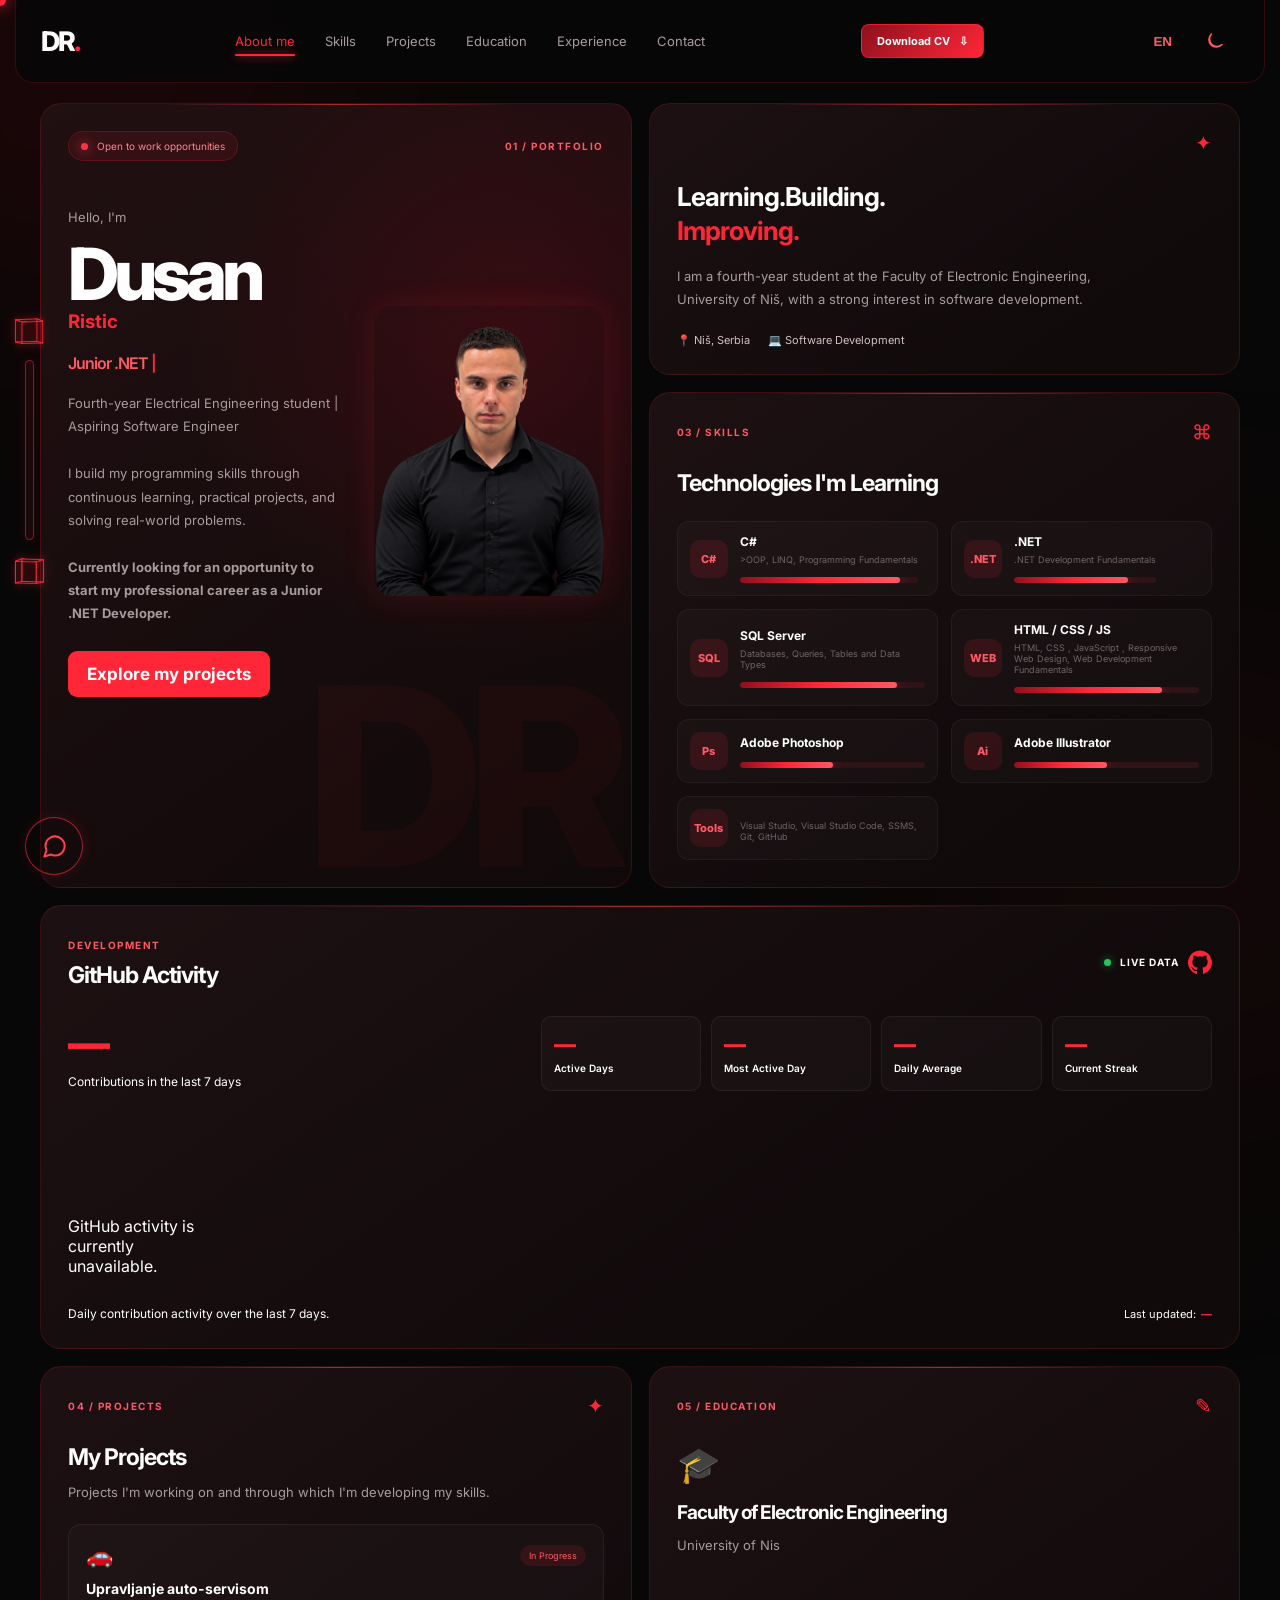
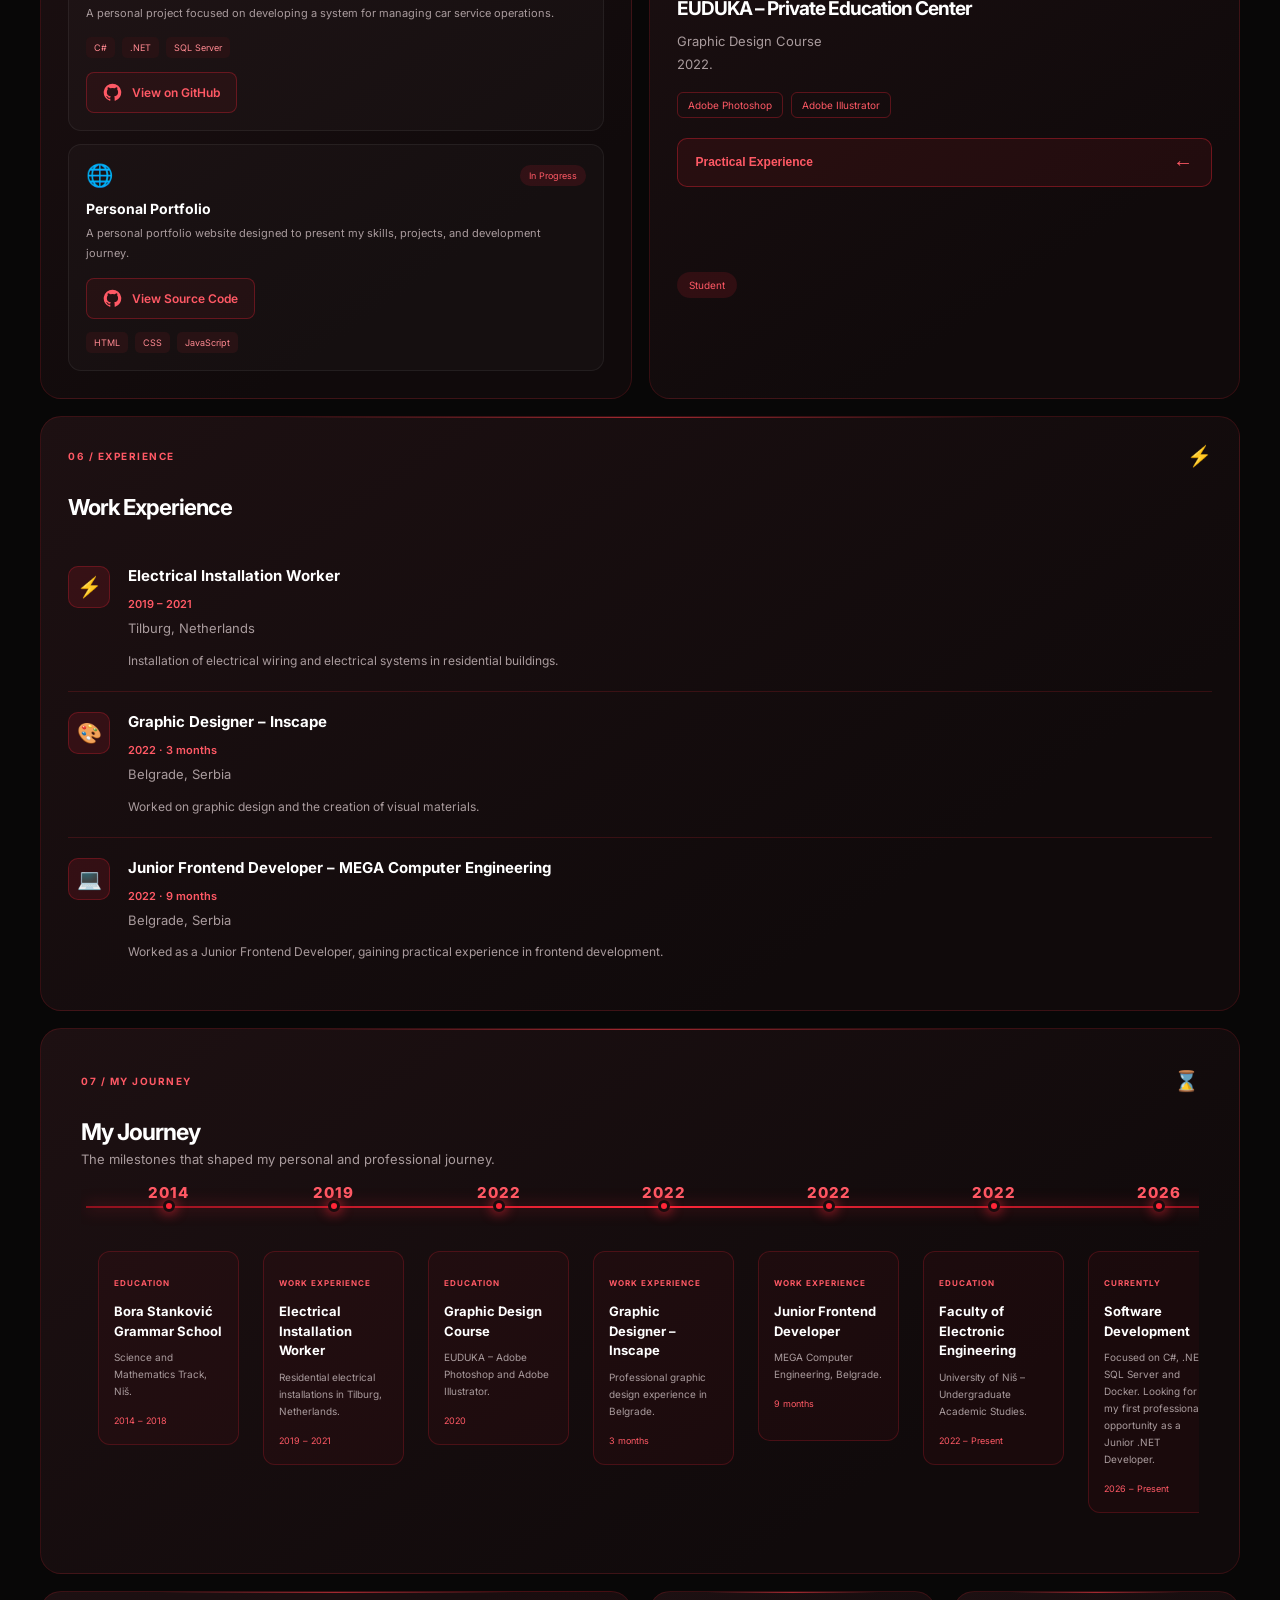
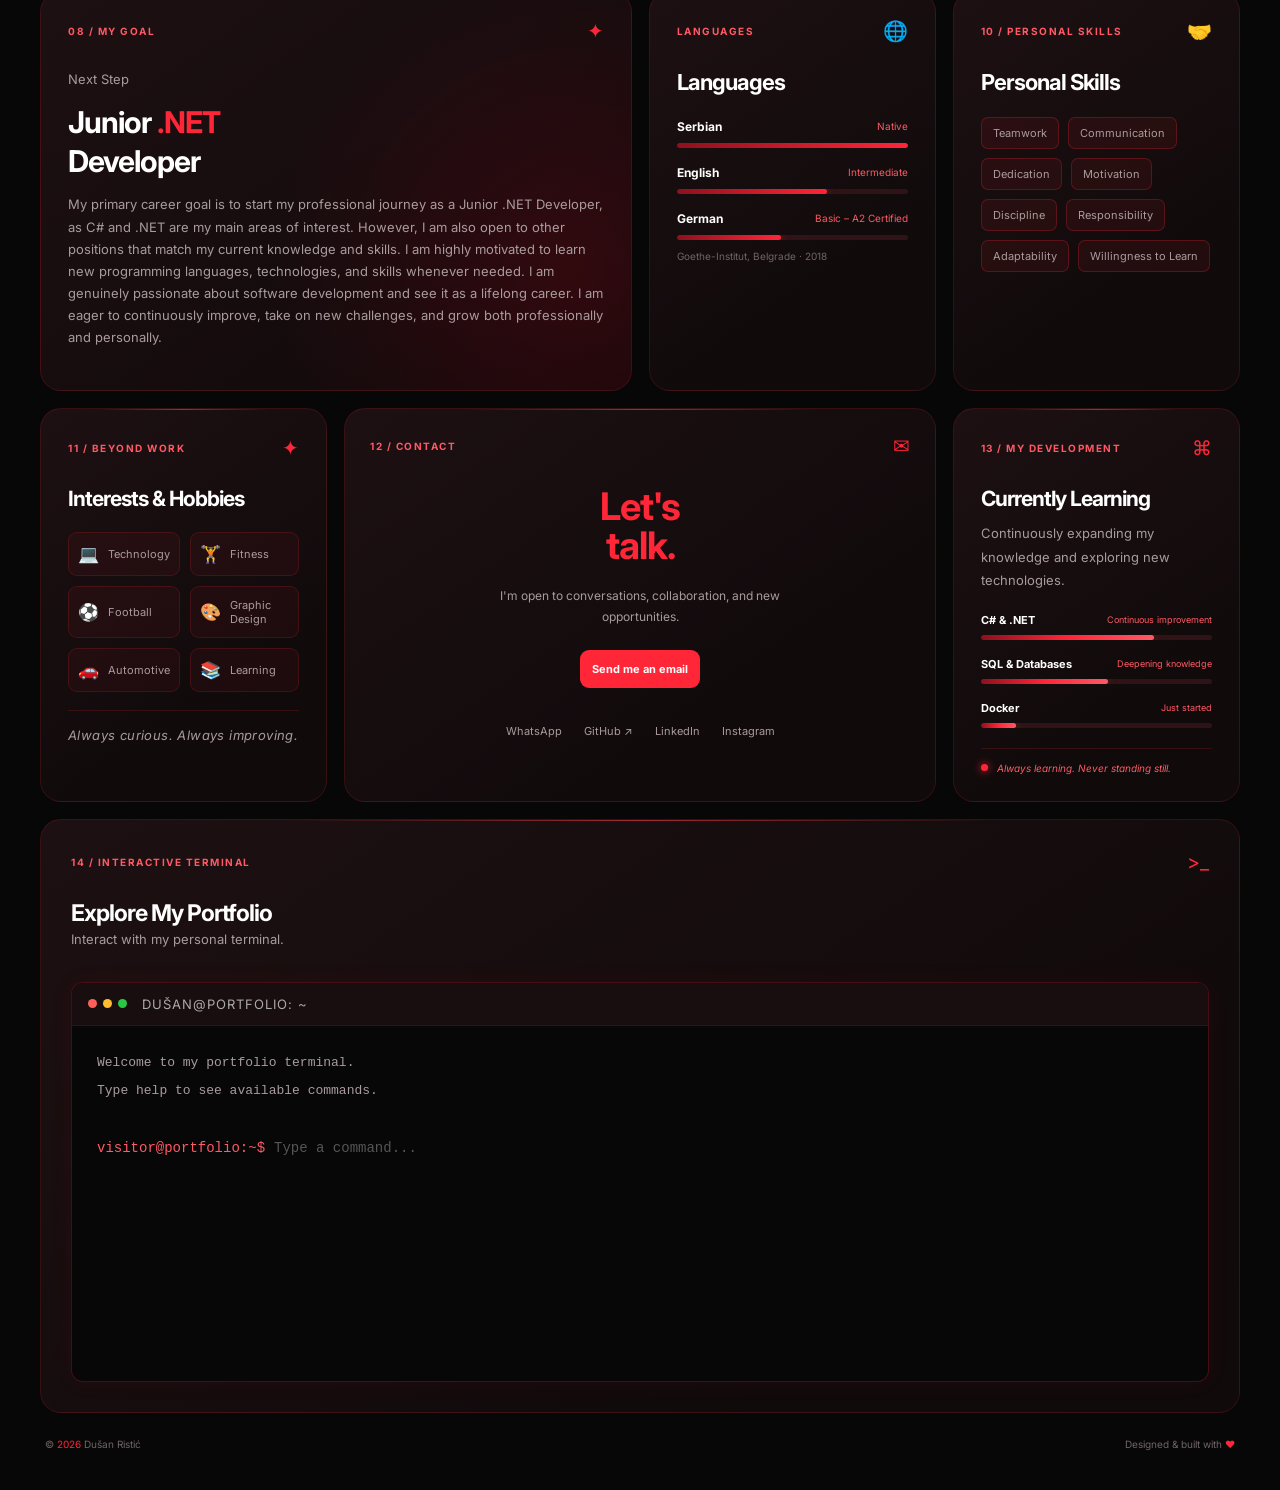
<file: index.html>
<!DOCTYPE html>
<html lang="sr">
<head>
    <meta charset="UTF-8">
    <meta name="viewport" content="width=device-width, initial-scale=1.0">
    <title>Dušan Ristić | Portfolio</title>
    
<meta name="description" content="Dušan Ristić – Junior .NET Developer. C#, .NET, SQL Server and software development portfolio.">

<meta name="author" content="Dušan Ristić">

<meta name="keywords" content="Dušan Ristić, Junior .NET Developer, C#, .NET, SQL Server, Portfolio">

<meta name="robots" content="index, follow">

<meta property="og:type" content="website">
<meta property="og:title" content="Dušan Ristić | Junior .NET Developer">
<meta property="og:description" content="Explore my portfolio, projects, technical skills and journey in software development.">
<meta property="og:url" content="https://codewithdusan.github.io/portfolio/">
<meta property="og:image"
      content="https://codewithdusan.github.io/portfolio/preview.png">

<meta property="og:image:width" content="1200">
<meta property="og:image:height" content="630">
<meta name="twitter:card" content="summary_large_image">

<meta name="twitter:title"
      content="Dušan Ristić | Junior .NET Developer">

<meta name="twitter:description"
      content="Explore my portfolio and software development projects.">

<meta name="twitter:image"
      content="https://codewithdusan.github.io/portfolio/preview.png">

<meta name="theme-color" content="#080707">

    <link rel="stylesheet" href="style.css">
    <link rel="preconnect" href="https://fonts.googleapis.com">
    <link rel="preconnect" href="https://fonts.gstatic.com" crossorigin>
    <link href="https://fonts.googleapis.com/css2?family=Inter:wght@400;500;600;700;800&display=swap" rel="stylesheet">
    <link rel="icon" type="image/png" href="images/logo.png">
</head>
<body>
    <!-- LOADING SCREEN -->
<div id="loader">
    <div class="loader-content">
        <div class="loader-logo">DR<span>.</span></div>

        <div class="loader-line">
            <div class="loader-progress"></div>
        </div>

        <p data-en="INITIALIZING PORTFOLIO" data-sr="POKREĆEM PORTFOLIO"></p>
    </div>
</div>
    <button id="backToTop" aria-label="Back to top">
    ↑
    </button>   
   <div id="scrollTube">
    <div id="scrollProgress"></div>
    </div>
    <div class="background-glow glow-one"></div>
    <div class="background-glow glow-two"></div>

    <header class="navbar">
    <a href="#" class="logo">DR<span>.</span></a>

    <nav class="mobile-side-nav">
        <a href="#about" aria-label="About me" title="About me">
            <span data-en="About me" data-sr="O meni">About me</span>
        </a>

        <a href="#skills" aria-label="Skills" title="Skills">
            <span data-en="Skills" data-sr="Veštine">Skills</span>
        </a>

        <a href="#projects" aria-label="Projects" title="Projects">
            <span data-en="Projects" data-sr="Projekti">Projects</span>
        </a>

        <a href="#education" aria-label="Education" title="Education">
            <span data-en="Education" data-sr="Obrazovanje">Education</span>
        </a>

        <a href="#experience" aria-label="Experience" title="Experience">
            <span data-en="Experience" data-sr="Radno iskustvo">Experience</span>
        </a>

        <a href="#contact" aria-label="Contact" title="Contact">
    <svg class="contact-menu-icon"
         viewBox="0 0 24 24"
         fill="none"
         stroke="currentColor"
         stroke-width="1.8"
         stroke-linecap="round"
         stroke-linejoin="round">
        <rect x="3" y="5" width="18" height="14" rx="2"/>
        <path d="m3 7 9 6 9-6"/>
    </svg>
    <span data-en="Contact" data-sr="Kontakt">Contact</span>
</a>
    </nav>

    <a href="CV/DusanCV-EN.pdf"
       id="downloadCV"
       download="Dusan-Ristic-CV-EN.pdf"
       class="download-cv nav-download">

        <span data-en="Download CV" data-sr="Preuzmi CV">
            Download CV
        </span>

        <span class="download-icon">⇩</span>
    </a>

    <div class="nav-extra-controls">
        <button id="languageToggle" class="language-btn">
            EN
        </button>

        <button id="themeToggle"
        class="theme-btn"
        aria-label="Toggle theme">
        </button>

    </div>
</header>

    <main class="container">
        <section class="bento-grid">

            <!-- HERO -->
            <article class="card hero reveal">
    <div class="hero-top">
        <span class="availability">
    <span class="status-dot"></span>

    <span data-en="Open to work opportunities"
          data-sr="Dostupan za poslovne prilike">
        Open to work opportunities
    </span>
</span>
        <span class="hero-number" data-en="01 / PORTFOLIO" data-sr="01 / PROFIL">01 / PORTFOLIO</span>
    </div>

    <div class="hero-layout">

        <div class="hero-content">
            <p class="eyebrow"
   data-en="Hello, I'm"
   data-sr="Zdravo, ja sam">
   Hello, I'm
</p>

            <h1>
    <span class="first-name"
          data-en="Dusan"
          data-sr="Dušan">Dusan</span>
    <br>
    <span class="surname"
          data-en="Ristic"
          data-sr="Ristić">Ristic</span>
            </h1>

            <h2>
                <span id="typing">Junior .NET Developer</span>
                <span class="cursor">|</span>
            </h2>

            <p class="hero-description"
            data-en="| Aspiring Software EngineerFourth-year <br> | Electrical Engineering student <br><br> I build my programming skills through continuous learning, practical projects, and solving real-world problems. <br><br><b>My primary goal is to begin my professional career as a Junior .NET Developer, where I can apply my existing knowledge and contribute to the team through dedication, motivation, and a strong willingness to learn. However, I am also open to other opportunities within the IT industry that would allow me to take on new challenges, expand my skill set, and contribute to the company's success while continuously developing professionally.</b>"
            data-sr="| Student četvrte godine Elektrotehnike (smer računarstva i informatike) <br> | Budući softverski inženjer <br><br> Razvijam svoje programerske veštine kroz kontinuirano učenje, praktične projekte i rešavanje problema iz stvarnog sveta. <br><br><b>Moj primarni cilj je da započnem profesionalnu karijeru na poziciji Junior .NET Developer, gde bih mogao da doprinesem timu svojim dosadašnjim znanjem, posvećenošću i spremnošću za učenje. Ipak, otvoren sam i za druge pozicije u IT sektoru koje bi mi pružile priliku da preuzmem nove izazove, razvijam svoje veštine i doprinesem uspehu kompanije, uz kontinuirano profesionalno usavršavanje.</b>">
                Fourth-year Electrical Engineering student | Aspiring Software Engineer
                <br><br>
                I build my programming skills through continuous learning, practical projects, and solving real-world problems.
                <br><br><b>Currently looking for an opportunity to start my professional career as a Junior .NET Developer.</b> 
            </p>

            <a href="#projects" class="primary-button"
   data-en="Explore my projects"
   data-sr="Istraži moje projekte">
    <span data-en="Explore my projects"
          data-sr="Istraži moje projekte">Explore my projects</span>
</a>
        </div>

        <div class="hero-image">
            <img src="images/profilepicture.png" alt="Dušan Ristić">
        </div>

    </div>



    <div class="hero-decoration">DR</div>
</article>
        
            <!-- ABOUT -->
            <article class="card about reveal" id="about">
                <div class="card-heading">
                    <span class="card-label" data-en="02 / ABOUT ME" data-sr="02 / O MENI"></span>
                    <span class="card-icon">✦</span>
                </div>

                <h2>
                    <span data-en="Learning.Building." data-sr="Učim.Stvaram.">Learning.Building.</span>
                    <br>
                     <span class="improving" data-en="Improving." data-sr="Napredujem.">Improving.</span>
                    </h2>              
<p
    data-en="I am a fourth-year student at the Faculty of Electronic Engineering, University of Niš, with a strong interest in software development.

My main focus is C# and .NET development. I continuously develop my programming knowledge through practical exercises and personal projects, working with object-oriented programming, collections, lambda expressions, and LINQ.

I also have experience with SQL Server fundamentals and basic frontend technologies such as HTML, CSS, and JavaScript. In addition, I have basic knowledge of graphic design using Adobe Photoshop and Adobe Illustrator.

I actively use Artificial Intelligence tools to support my learning, explore new technologies, improve productivity, and assist with problem-solving.

I enjoy learning new technologies, solving programming challenges, and turning ideas into functional applications."
    data-sr="Student sam četvrte godine Elektronskog fakulteta Univerziteta u Nišu, sa velikim interesovanjem za razvoj softvera.

Moj glavni fokus je C# i .NET programiranje. Kontinuirano razvijam svoje programersko znanje kroz praktične zadatke i samostalne projekte, radeći sa objektno orijentisanim programiranjem, kolekcijama, lambda izrazima i LINQ-om.

Takođe poznajem osnove SQL Server-a i osnovne frontend tehnologije kao što su HTML, CSS i JavaScript. Pored toga, posedujem osnovno znanje grafičkog dizajna i rada u programima Adobe Photoshop i Adobe Illustrator.

Aktivno koristim alate veštačke inteligencije kao podršku u učenju, istraživanju novih tehnologija, unapređenju produktivnosti i rešavanju problema.

Uživam u učenju novih tehnologija, rešavanju programerskih izazova i pretvaranju ideja u funkcionalne aplikacije.">
    I am a fourth-year student at the Faculty of Electronic Engineering, University of Niš, with a strong interest in software development.
</p>

                <div class="about-footer">
                    <span data-en="📍 Niš, Serbia" data-sr="📍 Niš, Srbija">📍 Niš, Serbia</span>
                    <span data-en="💻 Software Development" data-sr="💻 Razvoj softvera">💻 Software Development</span>
                </div>
            </article>

            <!-- SKILLS -->
            <article class="card skills reveal" id="skills">
                <div class="card-heading">
                    <span class="card-label" data-en="03 / SKILLS" data-sr="03 / VEŠTINE">03 / SKILLS</span>
                    <span class="card-icon">⌘</span>
                </div>

                <h2 data-en="Technologies I'm Learning" data-sr="Tehnologije kojima se bavim">Technologies I'm Learning</h2>

                <div class="skills-list">
                    <div class="skill">
                        <span class="skill-icon">C#</span>
                        <div>
                            <strong>C#</strong>
                            <small
                            data-en="OOP, LINQ, Programming Fundamentals"
                            data-sr="OOP, LINQ, Osnove programiranja">>OOP, LINQ, Programming Fundamentals</small>
                            <div class="skill-progress">
                            <div class="progress-bar" style="--progress: 90%"></div>
                            </div>
                        </div>
                    </div>

                    <div class="skill">
                        <span class="skill-icon">.NET</span>
                        <div>
                            <strong>.NET</strong>
                            <small data-en=".NET Development Fundamentals"
                            data-sr="Osnove .Net programiranja">.NET Development Fundamentals</small>
                            <div class="skill-progress">
                            <div class="progress-bar" style="--progress: 80%"></div>
                            </div>
                        </div>
                    </div>

                    <div class="skill">
                        <span class="skill-icon">SQL</span>
                        <div>
                            <strong>SQL Server</strong>
                            <small data-en="Databases, Queries, Tables and Data Types"
                            data-sr="Baze podataka, Upiti, Tabele i tipovi podataka">Databases, Queries, Tables and Data Types</small>
                            <div class="skill-progress">
                            <div class="progress-bar" style="--progress: 85%"></div>
                            </div>
                        </div>
                    </div>

                    <div class="skill">
                        <span class="skill-icon">WEB</span>
                        <div>
                            <strong>HTML / CSS / JS</strong>
                            <small data-en="HTML, CSS , JavaScript , Responsive Web Design, Web Development Fundamentals"
                            data-sr="HTML, CSS , JavaScript , Responzivni web dizajn, Osnove web programiranja">HTML, CSS , JavaScript , Responsive Web Design, Web Development Fundamentals</small>
                            <div class="skill-progress">
                            <div class="progress-bar" style="--progress: 80%"></div>
                            </div>
                        </div>
                    </div>
                    
                    
<div class="skill">
    <span class="skill-icon">Ps</span>

    <div class="skill-content">
        <strong>Adobe Photoshop</strong>

        <div class="skill-progress">
            <div class="progress-bar" style="--progress: 50%"></div>
        </div>
    </div>
</div>
<div class="skill">
    <span class="skill-icon">Ai</span>

    <div class="skill-content">
        <strong>Adobe Illustrator</strong>

        <div class="skill-progress">
            <div class="progress-bar" style="--progress: 50%"></div>
        </div>
    </div>
</div>
<div class="skill">
                        <span class="skill-icon">Tools</span>
                        <div>                           
                            <small 
                            data-en="Visual Studio, 
                                    Visual Studio Code, 
                                    SSMS, 
                                    Git, 
                                    GitHub"
                            data-sr="Visual Studio, 
                                    Visual Studio Code, 
                                    SSMS, 
                                    Git, 
                                    GitHub">Visual Studio, 
                                            Visual Studio Code, 
                                            SSMS, 
                                            Git, 
                                            GitHub</small>
                    
                        </div>
                    </div>
                </div>
            </article>
            

<article class="card github-activity reveal">

    <div class="github-activity-header">
        <div>
            <span class="card-label"
                  data-en="DEVELOPMENT"
                  data-sr="PROGRAMIRANJE">
                DEVELOPMENT
            </span>

            <h2 data-en="GitHub Activity"
                data-sr="GitHub Aktivnost">
                GitHub Activity
            </h2>
        </div>

        <div class="github-live">

    <span class="live-dot"></span>

    <span class="live-text"
      data-en="LIVE DATA"
      data-sr="TRENUTNI PODACI">
    LIVE DATA
</span>

    <a href="https://github.com/codewithdusan"
       target="_blank"
       rel="noopener noreferrer"
       aria-label="GitHub profile">
        <svg viewBox="0 0 24 24" width="24" height="24" fill="currentColor" aria-hidden="true">
    <path d="M12 .5a12 12 0 0 0-3.79 23.39c.6.11.82-.26.82-.58v-2.23c-3.34.73-4.04-1.42-4.04-1.42-.55-1.39-1.33-1.76-1.33-1.76-1.09-.75.08-.74.08-.74 1.2.09 1.83 1.23 1.83 1.23 1.07 1.83 2.8 1.3 3.49.99.11-.78.42-1.3.76-1.6-2.67-.3-5.47-1.34-5.47-5.95 0-1.31.47-2.38 1.23-3.22-.12-.3-.53-1.52.12-3.17 0 0 1-.32 3.3 1.23a11.5 11.5 0 0 1 6 0c2.29-1.55 3.29-1.23 3.29-1.23.66 1.65.25 2.87.13 3.17.77.84 1.23 1.91 1.23 3.22 0 4.62-2.8 5.64-5.48 5.94.43.37.81 1.1.81 2.22v3.3c0 .32.22.7.83.58A12 12 0 0 0 12 .5Z"/>
</svg>
    </a>

        </div>
    </div>

   
<div class="github-stats">

    <div class="github-main-stat">
        <span class="github-total" id="githubTotal">—</span>

        <span class="github-total-label"
              data-en="Contributions in the last 7 days"
              data-sr="Doprinosa u poslednjih 7 dana">
            Contributions in the last 7 days
        </span>
    </div>

    <div class="github-extra-stats">

        <div class="github-extra-stat">
            <span class="github-extra-value" id="githubActiveDays">—</span>
            <span data-en="Active Days" data-sr="Aktivni dani">Active Days</span>
        </div>

        <div class="github-extra-stat">
            <span class="github-extra-value" id="githubBestDay">—</span>
            <span data-en="Most Active Day" data-sr="Najaktivniji dan">Most Active Day</span>
        </div>

        <div class="github-extra-stat">
            <span class="github-extra-value" id="githubAverage">—</span>
            <span data-en="Daily Average" data-sr="Dnevni prosek">Daily Average</span>
        </div>
        <div class="github-extra-stat">
    <span class="github-extra-value" id="githubStreak">—</span>
    <span data-en="Current Streak"
          data-sr="Trenutni niz">
        Current Streak
    </span>
        </div>
    </div>

</div>


    <!-- GitHub grafikon -->
    <div class="github-chart" id="githubChart"></div>

   <div class="github-activity-footer">

    <span data-en="Daily contribution activity over the last 7 days."
          data-sr="Dnevna aktivnost doprinosa tokom poslednjih 7 dana.">
        Daily contribution activity over the last 7 days.
    </span>

    <span class="github-last-updated">
        <span data-en="Last updated:"
              data-sr="Poslednje ažuriranje:">
            Last updated:
        </span>

        <span id="githubLastUpdated">—</span>
    </span>

</div>

</article>


            <!-- PROJECTS -->
            <article class="card projects reveal" id="projects">
                <div class="card-heading">
                    <span class="card-label" data-en="04 / PROJECTS" data-sr="04 / PROJEKTI">04 / PROJECTS</span>
                    <span class="card-icon">✦</span>
                </div>

                <h2 data-en="My Projects" data-sr="Moji projekti">My Projects</h2>
                <p class="section-description" data-en="Projects I'm working on and through which I'm developing my skills." data-sr="Projekti na kojima radim i kroz koje razvijam svoje veštine.">
                    Projects I'm working on and through which I'm developing my skills.
                </p>

                <div class="project-item">
                    <div class="project-top">
                        <span class="project-icon">🚗</span>
                        <span class="project-status" data-en="In Progress" data-sr="U izradi">In Progress</span>
                    </div>
                    <h3 data-en="Car Service Management" data-sr="Sistem za upravljanje auto-servisom">Upravljanje auto-servisom</h3>
                    <p data-en="A personal project focused on developing a system for managing car service operations. <br><br>Planned functionality:<br>• User management<br>• Vehicle management<br>• Service order management<br>• Inventory management<br>• Reporting and analytics"
                    data-sr="Samostalni projekat usmeren na razvoj sistema za upravljanje auto-servisom. <br><br>Planirane funkcionalnosti:<br>• Upravljanje korisnicima<br>• Upravljanje vozilima<br>• Upravljanje servisnim nalozima<br>• Upravljanje zalihama<br>• Izveštavanje i analitika">
                        A personal project focused on developing a system for managing car service operations.
                    </p>
                    <div class="tags">
                        <span>C#</span>
                        <span>.NET</span>
                        <span>SQL Server</span>
                    </div>
                    <a href="https://github.com/codewithdusan/CarServiceManagement" class="github-project-link" aria-label="Car Service Management on GitHub" target="_blank"
   rel="noopener noreferrer">
                        <span class="github-project-icon">
                             <svg viewBox="0 0 24 24" aria-hidden="true">
                             <path fill="currentColor" d="M12 .9a11.1 11.1 0 0 0-3.51 21.63c.55.1.76-.24.76-.54v-2.1c-3.1.67-3.76-1.32-3.76-1.32-.5-1.28-1.24-1.62-1.24-1.62-1.01-.69.08-.68.08-.68 1.12.08 1.71 1.15 1.71 1.15.99 1.7 2.6 1.21 3.23.93.1-.72.39-1.21.7-1.49-2.48-.28-5.09-1.24-5.09-5.52 0-1.22.44-2.21 1.15-2.99-.12-.28-.5-1.42.11-2.95 0 0 .94-.3 3.05 1.14a10.6 10.6 0 0 1 5.55 0c2.11-1.44 3.05-1.14 3.05-1.14.61 1.53.23 2.67.11 2.95.72.78 1.15 1.77 1.15 2.99 0 4.29-2.62 5.24-5.11 5.51.4.35.75 1.02.75 2.06v3.08c0 .3.2.65.77.54A11.1 11.1 0 0 0 12 .9Z"/>
                            </svg>
                        </span>
                        <span data-en="View on GitHub" data-sr="Pogledaj na GitHub-u">
                             View on GitHub
                        </span>
                        </a>
                </div>

                <div class="project-item">
                    <div class="project-top">
                        <span class="project-icon">🌐</span>
                        <span class="project-status" data-en="In Progress" data-sr="U izradi">In Progress</span>
                    </div>
                    <h3 data-en="Personal Portfolio" data-sr="Licni Portfolio">Personal Portfolio</h3>
                    <p data-en="A personal portfolio website designed to present my skills, projects, and development journey. <br><br>Planned functionality:<br>• Built with HTML, CSS, and JavaScript<br>• Responsive design<br>• Animated elements and interactive components<br>• English and Serbian language support<br>• Hosted using GitHub Pages<br>• Project showcase<br>• Skills and experience presentation<br>• Contact form"
                    data-sr="Lični portfolio veb sajt dizajniran da predstavi moje veštine, projekte i razvojni put. <br><br>Planirane funkcionalnosti:<br>• Napravljen pomoću HTML-a, CSS-a i JavaScript-a <br>• Responzivni dizajn<br>• Animirani elementi i interaktivne komponente<br>• Podrška za engleski i srpski jezik<br>• Postavljen pomoću GitHub Pages platforme<br>• Prikaz projekata<br>• Predstavljanje veština i iskustva<br>• Kontakt forma">
                       A personal portfolio website designed to present my skills, projects, and development journey.
                    </p>
                    <a href="https://github.com/codewithdusan/portfolio"
                        target="_blank"
                        rel="noopener noreferrer"
                        class="github-project-link">

                        <span class="github-project-icon">
                            <svg viewBox="0 0 24 24" aria-hidden="true">
                            <path fill="currentColor" d="M12 .9a11.1 11.1 0 0 0-3.51 21.63c.55.1.76-.24.76-.54v-2.1c-3.1.67-3.76-1.32-3.76-1.32-.5-1.28-1.24-1.62-1.24-1.62-1.01-.69.08-.68.08-.68 1.12.08 1.71 1.15 1.71 1.15.99 1.7 2.6 1.21 3.23.93.1-.72.39-1.21.7-1.49-2.48-.28-5.09-1.24-5.09-5.52 0-1.22.44-2.21 1.15-2.99-.12-.28-.5-1.42.11-2.95 0 0 .94-.3 3.05 1.14a10.6 10.6 0 0 1 5.55 0c2.11-1.44 3.05-1.14 3.05-1.14.61 1.53.23 2.67.11 2.95.72.78 1.15 1.77 1.15 2.99 0 4.29-2.62 5.24-5.11 5.51.4.35.75 1.02.75 2.06v3.08c0 .3.2.65.77.54A11.1 11.1 0 0 0 12 .9Z"/>
                            </svg>
                        </span>

                         <span data-en="View Source Code"
                         data-sr="Pogledaj izvorni kod">
                          View Source Code
                        </span>
                    </a>
                    <div class="tags">
                        <span>HTML</span>
                        <span>CSS</span>
                        <span>JavaScript</span>
                    </div>
                </div>
            </article>

            <!-- EDUCATION -->
            <article class="card education reveal" id="education">
                <div class="card-heading">
                    <span class="card-label" data-en="05 / EDUCATION " data-sr="05 / OBRAZOVANJE">05 / EDUCATION</span>
                    <span class="card-icon">✎</span>
                </div>

                <div class="education-icon">🎓</div>
                <h2 data-en="Faculty of Electronic Engineering – University of Niš" data-sr="Elektronski fakultet – Univerzitet u Nišu">Faculty of Electronic Engineering</h2>
                <p data-en="Undergraduate Academic Studies" data-sr="Osnovne akademske studije">University of Nis</p>
                <p data-en="<b>Department of Computer Engineering and Informatics</b>" data-sr="<b>Smer – Računarstvo i informatika</b>"></p>
                <p data-en="2022. – Present | Fourth-Year Student" data-sr="2022. – Danas | Četvrta godina studija"></p>
                <br><br>
                <h2 data-en="EUDUKA – Private Education Center"
                data-sr="EUDUKA – Privatna škola">
                    EUDUKA – Private Education Center
                </h2>
                    <p data-en="Graphic Design Course"
                        data-sr="Kurs grafičkog dizajna">
                            Graphic Design Course
                    </p>
                    <p>2022.</p>
                    <div class="experience-programs">
            <span>Adobe Photoshop</span>
            <span>Adobe Illustrator</span>
        </div>
                        <div class="experience-hover">

    <button class="experience-trigger">
        <span data-en="Practical Experience"
              data-sr="Praktično iskustvo">
            Practical Experience
        </span>
        <span class="experience-arrow">←</span>
    </button>

    <div class="experience-details">

        <p data-en="Practical experience in graphic design, including:"
           data-sr="Praktično iskustvo u grafičkom dizajnu, uključujući:">
            Practical experience in graphic design, including:
        </p>

        <ul>
            <li data-en="Designing custom logos and visual identities for businesses."
                data-sr="Izrada logotipa i vizuelnih identiteta za firme.">
                Designing custom logos and visual identities for businesses.
            </li>

            <li data-en="Creating personalized product labels and stickers."
                data-sr="Izrada personalizovanih nalepnica i etiketa za proizvode.">
                Creating personalized product labels and stickers.
            </li>

            <li data-en="Designing business cards and promotional materials."
                data-sr="Dizajn vizitkarti i promotivnih materijala.">
                Designing business cards and promotional materials.
            </li>

            <li data-en="Creating posters, flyers and other print materials."
                data-sr="Izrada postera, flajera i drugih štampanih materijala.">
                Creating posters, flyers and other print materials.
            </li>
        </ul>
    </div>
</div>
                        <br><br>
                <h2 data-en="„Bora Stanković“ Grammar School – Niš" data-sr="Gimnazija „Bora Stanković“ – Niš"></h2>
                <p data-en="Science and Mathematics Track" data-sr="Prirodno-matematički smer"></p>
                <p data-en="2014. – 2018." data-sr="2014. – 2018."></p>
                <br>
                <span class="education-badge">Student</span>
                <div class="education-item">
    
    
</div>

            </article>

<article class="card work-experience reveal" id="experience">

    <div class="section-heading">
        <div class="card-heading">
            <span class="card-label" data-en="06 / EXPERIENCE" data-sr="06 / ISKUSTVO">06 / EXPERIENCE</span>
            <span class="card-icon">⚡</span>
        </div>
        <h2 data-en="Work Experience"
            data-sr="Radno iskustvo">
            Work Experience
        </h2>
    </div>

    <div class="work-item">
        <div class="work-icon">⚡</div>
        <div class="work-content">
            <h3 data-en="Electrical Installation Worker"
                data-sr="Radnik na elektroinstalacijama">
                        Electrical Installation Worker
            </h3>
            <span class="work-date">2019 – 2021</span>
            <p class="work-location" data-en="Tilburg, Netherlands" data-sr="Tilburg, Holandija">Tilburg, Netherlands</p>
            <p data-en="Installation of electrical wiring and electrical systems in residential buildings."
               data-sr="Uvođenje električnih instalacija i postavljanje električnih sistema u stambenim objektima.">
                Installation of electrical wiring and electrical systems in residential buildings.
            </p>
        </div>
    </div>

    <div class="work-item">
        <div class="work-icon">🎨</div>
        <div class="work-content">
            <h3 data-en="Graphic Designer – Inscape"
                data-sr="Grafički dizajner – Inscape">
                        Graphic Designer – Inscape
            </h3>
            <span class="work-date" data-en="2022 · 3 months" data-sr="2022 · 3 meseci">2022 · 3 months</span>
            <p class="work-location" data-en="Belgrade, Serbia" data-sr="Beograd, Srbija">Belgrade, Serbia</p>
            <p data-en="Worked on graphic design and the creation of visual materials."
               data-sr="Bavio sam se grafičkim dizajnom i izradom različitih vizuelnih materijala.">
                Worked on graphic design and the creation of visual materials.
            </p>
        </div>
    </div>

    <div class="work-item">
        <div class="work-icon">💻</div>
        <div class="work-content">
            <h3>Junior Frontend Developer – MEGA Computer Engineering</h3>
            <span class="work-date"data-en="2022 · 9 months" data-sr="2022 · 9 meseci">2022 · 9 months</span>
            <p class="work-location" data-en="Belgrade, Serbia" data-sr="Beograd, Srbija">Belgrade, Serbia</p>
            <p data-en="Worked as a Junior Frontend Developer, gaining practical experience in frontend development."
               data-sr="Radio sam kao Junior Frontend Developer, stičući praktično iskustvo u razvoju korisničkog interfejsa.">
                Worked as a Junior Frontend Developer, gaining practical experience in frontend development.
            </p>
        </div>
    </div>

</article>
<article class="card journey reveal" id="journey">

    <div class="card-heading">
        <span class="card-label"
              data-en="07 / MY JOURNEY"
              data-sr="07 / MOJ PUT">07 / MY JOURNEY</span>
        <span class="card-icon">⌛</span>
    </div>

    <h2 data-en="My Journey"
        data-sr="Moj put">My Journey</h2>

    <p class="journey-intro"
       data-en="The milestones that shaped my personal and professional journey."
       data-sr="Važni trenuci koji su oblikovali moj lični i profesionalni put.">
        The milestones that shaped my personal and professional journey.
    </p>

    <div class="timeline">
        <div class="timeline-track">

            <!-- 2014 -->
            <div class="timeline-event">
                <div class="timeline-year">2014</div>
                <div class="timeline-dot"></div>

                <div class="timeline-card">
                    <span data-en="EDUCATION" data-sr="OBRAZOVANJE">EDUCATION</span>

                    <h3 data-en="Bora Stanković Grammar School"
                        data-sr="Gimnazija Bora Stanković">
                        Bora Stanković Grammar School
                    </h3>

                    <p data-en="Science and Mathematics Track, Niš."
                       data-sr="Prirodno-matematički smer, Niš.">
                        Science and Mathematics Track, Niš.
                    </p>

                    <small data-en="2014 – 2018" data-sr="2014 – 2018">2014 – 2018</small>
                </div>
            </div>

            <!-- 2019 -->
            <div class="timeline-event">
                <div class="timeline-year">2019</div>
                <div class="timeline-dot"></div>

                <div class="timeline-card">
                    <span data-en="WORK EXPERIENCE" data-sr="RADNO ISKUSTVO">WORK EXPERIENCE</span>

                    <h3 data-en="Electrical Installation Worker"
                        data-sr="Radnik na elektro- instalacijama">
                        Electrical Installation Worker
                    </h3>

                    <p data-en="Residential electrical installations in Tilburg, Netherlands."
                       data-sr="Izvođenje elektroinstalacija u stambenim objektima u Tilburgu, Holandija.">
                        Residential electrical installations in Tilburg, Netherlands.
                    </p>

                    <small data-en="2019 – 2021" data-sr="2019 – 2021">2019 – 2021</small>
                </div>
            </div>

            <!-- 2022 -->
            <div class="timeline-event">
                <div class="timeline-year">2022</div>
                <div class="timeline-dot"></div>

                <div class="timeline-card">
                    <span data-en="EDUCATION" data-sr="OBRAZOVANJE">EDUCATION</span>

                    <h3 data-en="Graphic Design Course"
                        data-sr="Kurs grafičkog dizajna">
                        Graphic Design Course
                    </h3>

                    <p data-en="EUDUKA – Adobe Photoshop and Adobe Illustrator."
                       data-sr="EUDUKA – Adobe Photoshop i Adobe Illustrator.">
                        EUDUKA – Adobe Photoshop and Adobe Illustrator.
                    </p>

                    <small data-en="2020" data-sr="2020">2020</small>
                </div>
            </div>

            <!-- 2022 - Inscape -->
            <div class="timeline-event">
                <div class="timeline-year">2022</div>
                <div class="timeline-dot"></div>

                <div class="timeline-card">
                    <span data-en="WORK EXPERIENCE" data-sr="RADNO ISKUSTVO">WORK EXPERIENCE</span>

                    <h3>Graphic Designer – Inscape</h3>

                    <p data-en="Professional graphic design experience in Belgrade."
                       data-sr="Profesionalno iskustvo u grafičkom dizajnu u Beogradu.">
                        Professional graphic design experience in Belgrade.
                    </p>

                    <small data-en="3 months" data-sr="3 meseca">3 months</small>
                </div>
            </div>

            <!-- 2022 - MEGA -->
            <div class="timeline-event">
                <div class="timeline-year">2022</div>
                <div class="timeline-dot"></div>

                <div class="timeline-card">
                    <span data-en="WORK EXPERIENCE" data-sr="RADNO ISKUSTVO">WORK EXPERIENCE</span>

                    <h3>Junior Frontend Developer</h3>

                    <p>MEGA Computer Engineering, Belgrade.</p>

                    <small data-en="9 months" data-sr="9 meseci">9 months</small>
                </div>
            </div>

            <!-- 2022 - Faculty -->
            <div class="timeline-event">
                <div class="timeline-year">2022</div>
                <div class="timeline-dot"></div>

                <div class="timeline-card">
                    <span data-en="EDUCATION" data-sr="OBRAZOVANJE">EDUCATION</span>

                    <h3 data-en="Faculty of Electronic Engineering"
                        data-sr="Elektronski fakultet">
                        Faculty of Electronic Engineering
                    </h3>

                    <p data-en="University of Niš – Undergraduate Academic Studies."
                       data-sr="Univerzitet u Nišu – osnovne akademske studije.">
                        University of Niš – Undergraduate Academic Studies.
                    </p>

                    <small data-en="2022 – Present" data-sr="2022 – Danas">2022 – Present</small>
                </div>
            </div>

            <!-- 2026 -->
            <div class="timeline-event">
                <div class="timeline-year">2026</div>
                <div class="timeline-dot"></div>

                <div class="timeline-card">
                    <span data-en="CURRENTLY" data-sr="TRENUTNO">CURRENTLY</span>

                    <h3 data-en="Software Development"
                        data-sr="Razvoj softvera">
                        Software Development
                    </h3>

                    <p data-en="Focused on C#, .NET, SQL Server and Docker. Looking for my first professional opportunity as a Junior .NET Developer."
                       data-sr="Fokusiran na C#, .NET, SQL Server i Docker. U potrazi za prvom profesionalnom prilikom kao Junior .NET Developer.">
                        Focused on C#, .NET, SQL Server and Docker. Looking for my first professional opportunity as a Junior .NET Developer.
                    </p>

                    <small data-en="2026 – Present" data-sr="2026 – Danas">2026 – Present</small>
                </div>
            </div>

        </div>
    </div>

</article>

            <!-- GOAL -->
            <article class="card goal reveal">
                <div class="card-heading">
                    <span class="card-label"
                    data-en="08 / MY GOAL"
                    data-sr="08 / MOJ CILJ">08 / MY GOAL</span>
                    <span class="card-icon">✦</span>
                </div>

                <div>
                    <p class="eyebrow"data-en="Next Step" data-sr="Sledeći korak">Next Step</p>
                    <h2>Junior <span>.NET</span><br>Developer</h2>
                    <p 
                    data-en="My primary career goal is to start my professional journey as a Junior .NET Developer, as C# and .NET are my main areas of interest.
However, I am also open to other positions that match my current knowledge and skills. I am highly motivated to learn new programming languages, technologies, and skills whenever needed.
I am genuinely passionate about software development and see it as a lifelong career. I am eager to continuously improve, take on new challenges, and grow both professionally and personally."
                    data-sr="Moj primarni cilj je da započnem svoju profesionalnu karijeru kao Junior .NET Developer, jer su C# i .NET oblasti koje me najviše interesuju.

Ipak, otvoren sam i za druge pozicije koje odgovaraju mom trenutnom znanju i veštinama. Veoma sam motivisan da učim nove programske jezike, tehnologije i stičem nove veštine kad god je to potrebno.

Iskreno sam posvećen razvoju softvera i ovu profesiju vidim kao svoj životni poziv. Želim kontinuirano da napredujem, prihvatam nove izazove i razvijam se kako profesionalno, tako i lično.">
            My primary career goal is to start my professional journey as a Junior .NET Developer, as C# and .NET are my main areas of interest.

However, I am also open to other positions that match my current knowledge and skills. I am highly motivated to learn new programming languages, technologies, and skills whenever needed.

I am genuinely passionate about software development and see it as a lifelong career. I am eager to continuously improve, take on new challenges, and grow both professionally and personally.
                    </p>
                </div>
            </article>

<article class="card languages reveal">

    <div class="card-heading">
        <span class="card-label"
              data-en="09 / LANGUAGES"
              data-sr="09 / JEZICI">
            LANGUAGES
        </span>
        <span class="card-icon">🌐</span>
    </div>

    <h2 data-en="Languages"
        data-sr="Jezici">
        Languages
    </h2>

    <div class="language-item">
        <div>
            <strong data-en="Serbian" data-sr="Srpski">Serbian</strong>
            <span data-en="Native" data-sr="Maternji">Native</span>
        </div>
        <div class="language-level">
            <div class="language-fill native"></div>
        </div>
    </div>

    <div class="language-item">
        <div>
            <strong data-en="English" data-sr="Engleski">English</strong>
            <span data-en="Intermediate" data-sr="Srednji nivo">Intermediate</span>
        </div>
        <div class="language-level">
            <div class="language-fill intermediate"></div>
        </div>
    </div>
    
<div class="language-item">
    <div>
        <strong data-en="German" data-sr="Nemački">German</strong>
        <span data-en="Basic – A2 Certified"
              data-sr="Osnovni nivo – A2 sertifikat">
            Basic – A2 Certified
        </span>
    </div>

    <div class="language-level">
        <div class="language-fill german"></div>
    </div>

    <p class="language-certificate"
       data-en="Goethe-Institut, Belgrade · 2018"
       data-sr="Geteov institut, Beograd · 2018">
        Goethe-Institut, Belgrade · 2018
    </p>
</div>


</article>
<article class="card personal-skills reveal">
    <div class="card-heading">
        <span class="card-label"
              data-en="10 / PERSONAL SKILLS"
              data-sr="10 / LIČNE VEŠTINE">
            10 / PERSONAL SKILLS
        </span>
        <span class="card-icon">🤝</span>
    </div>

    <h2 data-en="Personal Skills" data-sr="Lične veštine">
        Personal Skills
    </h2>

    <div class="personal-skills-list">
        <span data-en="Teamwork" data-sr="Timski rad">Teamwork</span>
        <span data-en="Communication" data-sr="Komunikativnost">Communication</span>
        <span data-en="Dedication" data-sr="Posvećenost">Dedication</span>
        <span data-en="Motivation" data-sr="Motivisanost">Motivation</span>
        <span data-en="Discipline" data-sr="Disciplina">Discipline</span>
        <span data-en="Responsibility" data-sr="Odgovornost">Responsibility</span>
        <span data-en="Adaptability" data-sr="Prilagodljivost">Adaptability</span>
        <span data-en="Willingness to Learn" data-sr="Spremnost za učenje">
            Willingness to Learn
        </span>
    </div>
</article>
<article class="card hobbies reveal">
    <div class="card-heading">
        <span class="card-label"
              data-en="11 / BEYOND WORK"
              data-sr="11 / VAN POSLA">
            11 / BEYOND WORK
        </span>
        <span class="card-icon">✦</span>
    </div>

    <h2 data-en="Interests & Hobbies"
        data-sr="Interesovanja i hobiji">
        Interests & Hobbies
    </h2>

    <div class="hobbies-grid">

        <div class="hobby-item">
            <span class="hobby-icon">💻</span>
            <span data-en="Technology"
                  data-sr="Tehnologija">Technology</span>
        </div>

        <div class="hobby-item">
            <span class="hobby-icon">🏋️</span>
            <span data-en="Fitness"
                  data-sr="Fitnes">Fitness</span>
        </div>

        <div class="hobby-item">
            <span class="hobby-icon">⚽</span>
            <span data-en="Football"
                  data-sr="Fudbal">Football</span>
        </div>

        <div class="hobby-item">
            <span class="hobby-icon">🎨</span>
            <span data-en="Graphic Design"
                  data-sr="Grafički dizajn">Graphic Design</span>
        </div>

        <div class="hobby-item">
            <span class="hobby-icon">🚗</span>
            <span data-en="Automotive"
                  data-sr="Automobili">Automotive</span>
        </div>

        <div class="hobby-item">
            <span class="hobby-icon">📚</span>
            <span data-en="Learning"
                  data-sr="Učenje">Learning</span>
        </div>

    </div>

    <p class="hobbies-footer"
       data-en="Always curious. Always improving."
       data-sr="Uvek radoznao. Uvek napredujem.">
        Always curious. Always improving.
    </p>
</article>
            <!-- CONTACT -->
            
<article class="card contact reveal" id="contact">
    <div class="card-heading">
        <span class="card-label"
              data-en="12 / CONTACT"
              data-sr="12 / KONTAKT">12 / CONTACT</span>
        <span class="card-icon">✉</span>
    </div>

    <h2>
        <span data-en="Let's" data-sr="Hajde da">Let's</span><br>
        <span data-en="talk." data-sr="razgovaramo.">talk.</span>
    </h2>

    <p data-en="I'm open to conversations, collaboration, and new opportunities."
       data-sr="Otvoren sam za razgovore, saradnju i nove poslovne prilike.">
        I'm open to conversations, collaboration, and new opportunities.
    </p>

    <a href="mailto:dristic@elfak.rs" class="contact-link">
        <span data-en="Send me an email"
              data-sr="Pošalji mi email">Send me an email</span>
    </a>

    <div class="social-links">
        <a href="https://wa.me/381603530746"
        target="_blank"
         rel="noopener noreferrer"
        data-en="WhatsApp "
        data-sr="WhatsApp ">
            WhatsApp 
        </a>
        <a href="https://github.com/codewithdusan"
           target="_blank" rel="noopener noreferrer"
           data-en="GitHub " data-sr="GitHub ">
            GitHub ↗
        </a>

        <a href="https://www.linkedin.com/in/dušanristić071099"
           target="_blank" rel="noopener noreferrer"
           data-en="LinkedIn " data-sr="LinkedIn ">
            LinkedIn 
        </a>

        <a href="https://www.instagram.com/dsnn___/"
           target="_blank" rel="noopener noreferrer"
           data-en="Instagram " data-sr="Instagram ">
            Instagram 
        </a>
    </div>
</article>

<article class="card learning reveal">
    <div class="card-heading">
        <span class="card-label"
              data-en="13 / MY DEVELOPMENT"
              data-sr="13 / MOJ RAZVOJ">
            13 / MY DEVELOPMENT
        </span>
        <span class="card-icon">⌘</span>
    </div>

    <h2 data-en="Currently Learning"
        data-sr="Trenutno učim">
        Currently Learning
    </h2>

    <p class="learning-description"
       data-en="Continuously expanding my knowledge and exploring new technologies."
       data-sr="Neprestano proširujem svoje znanje i istražujem nove tehnologije.">
        Continuously expanding my knowledge and exploring new technologies.
    </p>

    <div class="learning-list">

        <div class="learning-item">
            <div class="learning-info">
                <strong>C# & .NET</strong>
                <span data-en="Continuous improvement"
                      data-sr="Kontinuirano usavršavanje">
                    Continuous improvement
                </span>
            </div>
            <div class="learning-line">
                <div class="learning-fill dotnet"></div>
            </div>
        </div>

        <div class="learning-item">
            <div class="learning-info">
                <strong>SQL & Databases</strong>
                <span data-en="Deepening knowledge"
                      data-sr="Proširivanje znanja">
                    Deepening knowledge
                </span>
            </div>
            <div class="learning-line">
                <div class="learning-fill database"></div>
            </div>
        </div>

        <div class="learning-item">
            <div class="learning-info">
                <strong>Docker</strong>
                <span data-en="Just started"
                      data-sr="Tek započeto">
                    Just started
                </span>
            </div>
            <div class="learning-line">
                <div class="learning-fill docker"></div>
            </div>
        </div>

    </div>

    <div class="learning-footer">
        <span class="learning-status-dot"></span>
        <span data-en="Always learning. Never standing still."
              data-sr="Uvek učim. Nikada ne stojim u mestu.">
            Always learning. Never standing still.
        </span>
    </div>
</article>

<!-- INTERACTIVE TERMINAL -->
<article class="card terminal reveal" id="terminal">

    <div class="card-heading">
        <span class="card-label" data-en="14 / INTERACTIVE TERMINAL" data-sr="14 / INTERAKTIVNI TERMINAL">14 / INTERACTIVE TERMINAL</span>
        <span class="card-icon">&gt;_</span>
    </div>

    <h2 data-en="Explore My Portfolio"
        data-sr="Istraži moj portfolio">
        Explore My Portfolio
    </h2>

    <p class="section-description"
       data-en="Interact with my personal terminal."
       data-sr="Komuniciraj sa mojim personalnim terminalom.">
        Interact with my personal terminal.
    </p>

    <div class="terminal-window">

        <div class="terminal-header">
            <div class="terminal-dots">
                <span></span>
                <span></span>
                <span></span>
            </div>

            <span class="terminal-title">DUŠAN@PORTFOLIO: ~</span>
        </div>

        <div class="terminal-body">

        <div id="terminalOutput">
            <p class="terminal-welcome"
             data-en="Welcome to my portfolio terminal."
             data-sr="Dobrodošli u moj portfolio terminal.">
                 Welcome to my portfolio terminal.
             </p>

             <p class="terminal-welcome"
                data-en="Type help to see available commands."
                data-sr="Ukucaj help za prikaz dostupnih komandi.">
                        Type help to see available commands.
            </p>
        </div>

            <div class="terminal-input-line">
                <span class="terminal-prompt">visitor@portfolio:~$</span>

                <input
                    type="text"
                    id="terminalInput"
                    data-en-placeholder="Type a command..."
                    data-sr-placeholder="Unesite komandu..."
                    placeholder="Type a command..."
                    autocomplete="off"
                    spellcheck="false"
>
            </div>

        </div>
    </div>

</article>
        
</section>

        <footer class="footer">
            <p>© <span id="year"></span> Dušan Ristić</p>
            <p>Designed & built with <span>♥</span></p>
        </footer>
    </main>

    <script src="script.js"></script>
    <div class="custom-cursor"></div>

<!-- FLOATING CHAT WIDGET -->
<div class="floating-chat">

    <div class="chat-window" id="chatWindow">

        <div class="chat-header">
            <div class="chat-header-info">
                <div class="chat-avatar">
                    <img src="images/logo.png" alt="Dušan Ristić Logo">
                </div>
                <div>
                    <h3 data-en="Let's talk" data-sr="Hajde da razgovaramo">Let's talk</h3>
                        <span data-en="Available for opportunities"
                            data-sr="Otvoren za poslovne prilike">
                        Available for opportunities
                        </span>
                </div>
            </div>

            <button class="chat-close" id="chatClose" aria-label="Close chat">
                &times;
            </button>
        </div>

        <div class="chat-body">
            <div class="chat-message"
                data-en="Hey! 👋 Thanks for visiting my portfolio. How can I help you?"
                data-sr="Zdravo! 👋 Hvala ti što posećuješ moj portfolio. Kako mogu da ti pomognem?">
                                Hey! 👋 Thanks for visiting my portfolio. How can I help you?
            </div>
        </div>

        <form class="chat-input-area" id="chatForm">
            <input
                type="text"
             id="chatInput"
             placeholder="Type your message..."
              data-en-placeholder="Type your message..."
             data-sr-placeholder="Unesi svoju poruku..."
              autocomplete="off"
                     required
            >
            <button type="submit" aria-label="Send message"
                data-en-label="Send message"
                data-sr-label="Pošalji poruku">
                ➤
            </button>
        </form>

    </div>

    <button class="chat-toggle" id="chatToggle" aria-label="Open chat">
        <svg viewBox="0 0 24 24" fill="none"
             stroke="currentColor" stroke-width="1.8"
             stroke-linecap="round" stroke-linejoin="round">
            <path d="M21 11.5a8.4 8.4 0 0 1-.9 3.8
                     8.5 8.5 0 0 1-7.6 4.7
                     8.4 8.4 0 0 1-3.8-.9L3 21l1.9-5.7
                     a8.4 8.4 0 0 1-.9-3.8
                     8.5 8.5 0 0 1 4.7-7.6
                     8.4 8.4 0 0 1 3.8-.9h.5
                     a8.5 8.5 0 0 1 8 8v.5Z"/>
        </svg>
    </button>

</div>
<div class="tech-cube-container" id="techCube">
    <div class="tech-cube">
        <div class="cube-face front"></div>
        <div class="cube-face back"></div>
        <div class="cube-face right"></div>
        <div class="cube-face left"></div>
        <div class="cube-face top"></div>
        <div class="cube-face bottom"></div>
    </div>
</div>
<div class="tech-cube-container tech-cube-bottom">
    <div class="tech-cube">
        <div class="cube-face front"></div>
        <div class="cube-face back"></div>
        <div class="cube-face right"></div>
        <div class="cube-face left"></div>
        <div class="cube-face top"></div>
        <div class="cube-face bottom"></div>
    </div>
</div>
</body>
</html>
</file>
<file: style.css>
/* =========================
   OSNOVNE BOJE
========================= */

:root {
    --background: #080707;
    --card: #150c0d;
    --card-light: #201011;
    --card-border: rgba(255, 45, 55, 0.16);

    --red: #ff2638;
    --red-light: #ff5965;
    --dark-red: #8e101d;

    --white: #ffffff;
    --gray: #a99b9d;
    --muted: #716467;
}

* {
    margin: 0;
    padding: 0;
    box-sizing: border-box;
}av

html {
    scroll-behavior: smooth;
}

body {
    min-height: 100vh;
    background: var(--background);
    color: var(--white);
    font-family: 'Inter', sans-serif;
    overflow-x: hidden;
    position: relative;
}

/* =========================
   POZADINSKI EFEKTI
========================= */

.background-glow {
    position: fixed;
    width: 450px;
    height: 450px;
    border-radius: 50%;
    filter: blur(140px);
    opacity: 0.13;
    pointer-events: none;
    z-index: -1;
}

.glow-one {
    background: #ff001e;
    top: -180px;
    left: -150px;
}

.glow-two {
    background: #8e101d;
    bottom: -200px;
    right: -150px;
}

/* =========================
   NAVIGACIJA
========================= */

.navbar {
    max-width: 1250px;
    margin: 0 auto;
    padding: 20px 25px;

    display: flex;
    justify-content: space-between;
    align-items: center;

    position: sticky;
    top: 0;
    z-index: 1000;

    background: rgba(8, 7, 7, 0.95);
    backdrop-filter: blur(12px);
    border-bottom-left-radius: 18px;
    border-bottom-right-radius: 18px;
    border: 1px solid rgba(255, 38, 56, 0.18);
    border-top: none;
    border-radius: 0 0 18px 18px;
}

.logo {
    color: white;
    font-size: 27px;
    font-weight: 800;
    text-decoration: none;
    letter-spacing: -2px;
}

.logo span {
    color: var(--red);
}

.navbar nav {
    display: flex;
    gap: 30px;
}

.navbar nav a {
    color: var(--gray);
    text-decoration: none;
    font-size: 13px;
    transition: 0.3s;
}

.navbar nav a:hover {
    color: var(--red);
}
/* =========================
   GLAVNI KONTEJNER
========================= */

.container {
    max-width: 1250px;
    margin: auto;
    padding: 20px 25px 40px;
}

.bento-grid {
    display: grid;
    grid-template-columns: repeat(4, 1fr);
    grid-auto-rows: minmax(180px, auto);
    gap: 17px;
}

/* =========================
   ZAJEDNIČKI IZGLED KARTICA
========================= */

.card {
    position: relative;
    overflow: hidden;
    padding: 27px;
    border-radius: 21px;

    background: linear-gradient(
        145deg,
        #1d1012,
        #100a0b 75%
    );

    border: 1px solid var(--card-border);

    transition:
        transform 0.35s ease,
        border-color 0.35s ease,
        box-shadow 0.35s ease;
}

.card:hover {
    transform: translateY(-5px);
    border-color: rgba(255, 38, 56, 0.55);
    box-shadow: 0 12px 40px rgba(255, 0, 30, 0.10);
}

.card::before {
    content: "";
    position: absolute;
    top: 0;
    left: 20%;
    width: 60%;
    height: 1px;
    background: linear-gradient(
        90deg,
        transparent,
        rgba(255, 60, 70, 0.6),
        transparent
    );
}

.card-heading {
    display: flex;
    justify-content: space-between;
    align-items: center;
    margin-bottom: 25px;
}

.card-label {
    color: var(--red-light);
    font-size: 10px;
    font-weight: 700;
    letter-spacing: 1.5px;
}

.card-icon {
    color: var(--red);
    font-size: 20px;
}

.card h2 {
    font-size: 23px;
    letter-spacing: -1px;
    line-height: 1.3;
}

.card p {
    color: var(--gray);
    font-size: 13px;
    line-height: 1.8;
}

/* =========================
   HERO KARTICA
========================= */

.hero {
    grid-column: span 2;
    grid-row: span 2;
    min-height: 410px;
    position: relative;
    isolation: isolate;
    overflow: hidden;
    background:
        radial-gradient(
            circle at 80% 30%,
            rgba(160, 10, 30, 0.22),
            transparent 45%
        ),
        linear-gradient(145deg, #211012, #10090a);
}

.hero-top {
    display: flex;
    justify-content: space-between;
    align-items: center;
}

.availability {
    display: flex;
    align-items: center;
    gap: 9px;
    padding: 8px 12px;
    background: rgba(255, 38, 56, 0.09);
    border: 1px solid rgba(255, 38, 56, 0.2);
    border-radius: 30px;
    color: #ff858d;
    font-size: 10px;
}

.status-dot {
    width: 7px;
    height: 7px;
    background: #ff3448;
    border-radius: 50%;
    box-shadow: 0 0 12px #ff3448;
    animation: pulse 1.8s infinite;
}

.hero-number {
    color: var(--red-light);
    font-size: 10px;
    font-weight: 700;
    letter-spacing: 1.5px;
}

.hero-content {
    margin-top: 48px;
    position: relative;
    z-index: 2;
}

.eyebrow {
    color: var(--gray);
    font-size: 13px;
    margin-bottom: 10px;
}

.hero h1 .first-name {
    font-size: clamp(48px, 6vw, 72px);
    line-height: 0.98;
    letter-spacing: -5px;
    font-weight: 800;
}

.hero h1 .surname {
    color: var(--red);
}

.hero h2 {
    margin-top: 20px;
    font-size: 16px;
    color: var(--red-light);
    font-weight: 600;
    min-height: 22px;
}

.cursor {
    color: var(--red);
    animation: blink 0.8s infinite;
}

.hero-description {
    max-width: 390px;
    margin-top: 17px;
}

.primary-button {
    display: inline-flex;
    gap: 20px;
    align-items: center;
    margin-top: 25px;
    padding: 13px 19px;
    background: var(--red);
    color: white;
    border-radius: 9px;
    font-size: 12px;
    font-weight: 700;
    text-decoration: none;
    transition: 0.3s;
}

.primary-button:hover {
    background: #d9182a;
    box-shadow: 0 0 30px rgba(255, 38, 56, 0.35);
    transform: translateY(-2px);
}

.primary-button span {
    font-size: 17px;
}

.hero-decoration {
    position: absolute;
    right: 15px;
    bottom: -40px;
    font-size: 250px;
    font-weight: 800;
    color: rgba(255, 38, 56, 0.045);
    letter-spacing: -15px;
    pointer-events: none;
}

/* =========================
   ABOUT
========================= */

.about {
    grid-column: span 2;
}

.about h2 {
    margin-bottom: 17px;
    font-size: 26px;
}

.about h2 span.improving {
    color: var(--red);
}

.about p {
    max-width: 470px;
}

.about-footer {
    display: flex;
    flex-wrap: wrap;
    gap: 18px;
    margin-top: 22px;
    color: #d4bfc1;
    font-size: 11px;
}

/* =========================
   SKILLS
========================= */

.skills {
    grid-column: span 2;
}

.skills h2 {
    margin-bottom: 22px;
}
.skills-list {
    display: grid;
    grid-template-columns: 1fr 1fr;
    gap: 13px;
}

.skill {
    display: flex;
    align-items: center;
    gap: 12px;
    padding: 12px;
    border-radius: 12px;
    background: rgba(255, 255, 255, 0.025);
    border: 1px solid rgba(255, 255, 255, 0.045);
    transition: 0.3s;
}

.skill:hover {
    background: rgba(255, 38, 56, 0.07);
    border-color: rgba(255, 38, 56, 0.25);
}

.skill-icon {
    min-width: 38px;
    height: 38px;
    display: grid;
    place-items: center;
    border-radius: 10px;
    background: rgba(255, 38, 56, 0.12);
    color: var(--red-light);
    font-size: 11px;
    font-weight: 800;
}

.skill strong {
    display: block;
    font-size: 12px;
}

.skill small {
    display: block;
    color: var(--muted);
    font-size: 9px;
    margin-top: 5px;
}

/* =========================
   PROJECTS
========================= */

.projects {
    grid-column: span 2;
    grid-row: span 2;
}

.projects h2 {
    margin-bottom: 8px;
}

.section-description {
    margin-bottom: 20px;
}

.project-item {
    padding: 17px;
    margin-top: 13px;
    border-radius: 13px;
    background: rgba(255, 255, 255, 0.025);
    border: 1px solid rgba(255, 255, 255, 0.06);
    transition: 0.3s;
}

.project-item:hover {
    background: rgba(255, 38, 56, 0.06);
    border-color: rgba(255, 38, 56, 0.3);
}

.project-top {
    display: flex;
    justify-content: space-between;
    align-items: center;
    margin-bottom: 12px;
}

.project-icon {
    font-size: 22px;
}

.project-status {
    padding: 5px 9px;
    border-radius: 20px;
    background: rgba(255, 38, 56, 0.12);
    color: var(--red-light);
    font-size: 9px;
}

.project-item h3 {
    font-size: 14px;
    margin-bottom: 7px;
}

.project-item p {
    font-size: 11px;
}

.tags {
    display: flex;
    flex-wrap: wrap;
    gap: 7px;
    margin-top: 13px;
}

.tags span {
    padding: 5px 8px;
    background: #281214;
    border-radius: 5px;
    color: #ff8991;
    font-size: 9px;
}

/* =========================
   EDUCATION
========================= */

.education {
    grid-column: span 2;
    grid-row: span 2;
    height: 100%;
}

.education-icon {
    font-size: 35px;
    margin: 15px 0;
}

.education h2 {
    font-size: 19px;
    margin-bottom: 8px;
}

.education-badge {
    display: inline-block;
    margin-top: 17px;
    padding: 7px 12px;
    border-radius: 20px;
    background: rgba(255, 38, 56, 0.12);
    color: var(--red-light);
    font-size: 10px;
}

/* =========================
   GOAL
========================= */

.goal {
    grid-column: span 2;
    background:
        radial-gradient(
            circle at 90% 70%,
            rgba(255, 0, 30, 0.13),
            transparent 50%
        ),
        linear-gradient(145deg, #1d1012, #10090a);
}

.goal h2 {
    font-size: 30px;
    margin: 12px 0;
}

.goal h2 span {
    color: var(--red);
}

.goal p:last-child {
    width: 100%;
    max-width: none;
    line-height: 1.7;
    margin-bottom: 15px;
    text-align: left;
    overflow-wrap: break-word;
}

/* =========================
   CONTACT
========================= */

.contact {
    grid-column: span 2;
}

.contact h2 {
    font-size: 22px;
    margin-bottom: 13px;
}

.contact h2 span {
    color: var(--red);
}

.contact-link {
    display: flex;
    justify-content: space-between;
    align-items: center;
    margin-top: 20px;
    padding: 12px;
    border-radius: 9px;
    background: var(--red);
    color: white;
    font-size: 11px;
    font-weight: 700;
    text-decoration: none;
    transition: 0.3s;
}

.contact-link:hover {
    background: #d9182a;
    box-shadow: 0 0 20px rgba(255, 38, 56, 0.3);
}

.social-links {
    display: flex;
    gap: 17px;
    margin-top: 18px;
}

.social-links a {
    color: var(--gray);
    font-size: 10px;
    text-decoration: none;
    transition: 0.3s;
}

.social-links a:hover {
    color: var(--red);
}

/* =========================
   FOOTER
========================= */

.footer {
    display: flex;
    justify-content: space-between;
    padding: 25px 5px 0;
    color: var(--muted);
    font-size: 10px;
}

.footer span {
    color: var(--red);
}

/* =========================
   ANIMACIJE
========================= */

.reveal {
    opacity: 0;
    transform: translateY(25px);
    transition:
        opacity 0.7s ease,
        transform 0.7s ease;
}

.reveal.visible {
    opacity: 1;
    transform: translateY(0);
}

@keyframes pulse {
    0%, 100% {
        opacity: 1;
        box-shadow: 0 0 12px #ff3448;
    }

    50% {
        opacity: 0.5;
        box-shadow: 0 0 3px #ff3448;
    }
}

@keyframes blink {
    50% {
        opacity: 0;
    }
}

/* =========================
   TABLETI
========================= */

@media (max-width: 900px) {
    .bento-grid {
        grid-template-columns: repeat(2, minmax(0, 1fr));
        gap: 14px;
    }

    .hero,
    .about,
    .skills,
    .projects,
    .goal {
        grid-column: span 2;
    }

    .education,
    .contact {
        grid-column: span 1;
    }

    .hero {
        min-height: 400px;
    }
}

/* =========================
   MOBILNI TELEFONI
========================= */

@media (max-width: 600px) {
    .navbar {
        padding: 20px;
    }

    .navbar nav {
        display: none;
    }

    .container {
        padding: 10px 15px 30px;
    }

    .bento-grid {
    grid-template-columns: minmax(0, 1fr);
    grid-auto-rows: auto;
    gap: 13px;
    width: 100%;
            }

    .bento-grid .card {
    grid-column: 1 / -1 !important;
    grid-row: auto !important;
    width: 100%;
    min-width: 0;
    box-sizing: border-box;
    padding: 23px;
}

    .hero {
        min-height: 420px;
    }

    .hero-content {
        margin-top: 55px;
    }

    .hero h1 {
        font-size: 58px;
    }

    .hero-number {
        display: none;
    }

    .hero-decoration {
        font-size: 130px;
        bottom: -20px;
    }

    .skills-list {
        grid-template-columns: 1fr;
    }

    .footer {
        gap: 15px;
        flex-direction: column;
        align-items: center;
    }
}

/* Smanjuje animacije ako ih korisnik ne želi */
@media (prefers-reduced-motion: reduce) {
    *,
    *::before,
    *::after {
        animation-duration: 0.01ms !important;
        transition-duration: 0.01ms !important;
        scroll-behavior: auto !important;
    }
}
.hero-layout {
    display: flex;
    align-items: center;
    justify-content: space-between;
    gap: 30px;
    margin-top: 45px;
    position: relative;
    z-index: 2;
}

.hero-content {
    flex: 1;
    min-width: 0;
    margin-top: 0;
}

.hero-image {
    width: 230px;
    height: 290px;
    flex-shrink: 0;
    border-radius: 18px;
    overflow: hidden;
    box-shadow: 0 0 30px rgba(255, 38, 56, 0.15);
}

.hero-image img {
    width: 100%;
    height: 100%;
    object-fit: cover;
    object-position: center;
    display: block;
}
/* MOBILE HERO DESIGN */
@media (max-width: 600px) {

    .hero {
        min-height: auto;
        padding: 25px 20px;
    }

    .hero-top {
        gap: 10px;
        align-items: center;
    }

    .hero-number {
        font-size: 10px;
    }

    .hero-layout {
        display: flex;
        flex-direction: column;
        align-items: center;
        gap: 25px;
        margin-top: 30px;
    }

    .hero-content {
        width: 100%;
        margin-top: 0;
        text-align: center;
    }

    .hero-content h1 {
        font-size: clamp(38px, 11vw, 52px);
        line-height: 1.05;
    }

    .hero-content h2 {
        font-size: 17px;
    }

    .hero-description {
        font-size: 13px;
        line-height: 1.7;
    }

    .hero-image {
        width: 190px;
        height: 230px;
        margin: 0 auto;
    }

    .primary-button {
        margin: 0 auto;
    }
}
.language-btn {
    background: transparent;
    color: #ff5965;
    border: none;
    padding: 8px 16px;
    border-radius: 8px;
    font-weight: 600;
    cursor: pointer;
    transition: 0.3s;
}

.language-btn:hover {
    background: transparent;
    color: #ff5965;
    box-shadow: none;
    transform: scale(1.08);
}
@keyframes languageChange {
    0% {
        opacity: 0;
        transform: translateY(10px);
    }

    100% {
        opacity: 1;
        transform: translateY(0);
    }
}

.language-animation {
    animation: languageChange 2s ease;
}
.skill-content {
    width: 100%;
}

.skill-progress {
    width: 100%;
    height: 6px;
    background: #301316;
    border-radius: 10px;
    margin-top: 12px;
    overflow: hidden;
}

.progress-bar {
    width: var(--progress);
    height: 100%;
    background: linear-gradient(
        90deg,
        #8e101d,
        #ff2638,
        #ff5965
    );
    border-radius: 10px;

    transform-origin: left;
    animation: fillProgress 1.8s ease-out forwards;

    box-shadow: 0 0 12px rgba(255, 38, 56, 0.6);
}

@keyframes fillProgress {
    from {
        transform: scaleX(0);
    }

    to {
        transform: scaleX(1);
    }
}
.project-link {
    display: inline-flex;
    align-items: center;
    gap: 12px;

    margin-top: 20px;
    padding: 12px 22px;

    color: white;
    background: linear-gradient(135deg, #8e101d, #ff2638);

    border: 1px solid rgba(255, 38, 56, 0.6);
    border-radius: 8px;

    text-decoration: none;
    font-size: 13px;
    font-weight: 600;
    letter-spacing: 0.5px;

    box-shadow: 0 0 15px rgba(255, 38, 56, 0.15);

    transition: all 0.35s ease;
}

.project-link:hover {
    transform: translateY(-4px);
    box-shadow: 0 0 25px rgba(255, 38, 56, 0.45);
    background: linear-gradient(135deg, #ff2638, #8e101d);
}
.project-link-hover {
    display: none;
}

.project-link:hover .project-link-text {
    display: none;
}

.project-link:hover .project-link-hover {
    display: inline;
}
.experience-hover {
    margin-top: 20px;
}

.experience-trigger {
    display: flex;
    align-items: center;
    justify-content: space-between;
    gap: 20px;
    padding: 12px 18px;
    width: 100%;
    background: rgba(255, 38, 56, 0.08);
    border: 1px solid rgba(255, 38, 56, 0.35);
    border-radius: 10px;
    color: var(--red-light);
    font-size: 12px;
    font-weight: 600;
    cursor: pointer;
    transition: all 0.4s ease;
}

.experience-arrow {
    display: inline-block;
    font-size: 20px;
    transition: transform 0.4s ease;
}

.experience-hover:hover .experience-arrow {
    transform: rotate(-45deg);
}

.experience-details {
    max-height: 0;
    opacity: 0;
    overflow: hidden;
    transform: translateY(-10px);
    transition: all 0.6s ease;
}

.experience-hover:hover .experience-details {
    max-height: 400px;
    opacity: 1;
    transform: translateY(0);
    padding-top: 18px;
}

.experience-details p {
    color: var(--gray);
    font-size: 12px;
    margin-bottom: 10px;
}

.experience-details ul {
    padding-left: 18px;
}

.experience-details li {
    color: var(--gray);
    font-size: 11px;
    line-height: 1.8;
    margin-bottom: 5px;
}

.experience-programs {
    display: flex;
    flex-wrap: wrap;
    gap: 8px;
    margin-top: 15px;
}

.experience-programs span {
    padding: 6px 10px;
    border: 1px solid rgba(255, 38, 56, 0.3);
    border-radius: 6px;
    color: var(--red-light);
    font-size: 10px;
}

.work-experience {
    grid-column: 1 / -1;
}

.work-experience h2 {
    font-size: 22px;
    margin-bottom: 25px;
}

.work-item {
    display: flex;
    gap: 18px;
    padding: 20px 0;
    border-bottom: 1px solid var(--card-border);
}

.work-item:last-child {
    border-bottom: none;
}

.work-icon {
    min-width: 42px;
    height: 42px;
    display: flex;
    align-items: center;
    justify-content: center;
    background: rgba(255, 38, 56, 0.12);
    border: 1px solid rgba(255, 38, 56, 0.25);
    border-radius: 10px;
    font-size: 20px;
}

.work-content {
    flex: 1;
    min-width: 0;
}

.work-content h3 {
    font-size: 15px;
    color: var(--white);
    margin-bottom: 7px;
}

.work-date {
    color: var(--red-light);
    font-size: 11px;
    font-weight: 600;
}

.work-location {
    color: var(--muted);
    font-size: 11px;
    margin: 5px 0 10px;
}

.work-content p:last-child {
    color: var(--gray);
    font-size: 12px;
    line-height: 1.7;
}

@media (max-width: 600px) {
    .work-item {
        gap: 12px;
    }

    .work-content h3 {
        font-size: 13px;
    }
}

.languages {
    grid-column: span 1;
}

.languages h2 {
    font-size: 22px;
    margin-bottom: 22px;
}

.language-item {
    margin-top: 17px;
}

.language-item > div:first-child {
    display: flex;
    justify-content: space-between;
    align-items: center;
    gap: 8px;
    margin-bottom: 9px;
}

.language-item strong {
    font-size: 12px;
    color: var(--white);
}

.language-item span {
    font-size: 10px;
    color: var(--red-light);
}

.language-level {
    height: 5px;
    background: #301316;
    border-radius: 10px;
    overflow: hidden;
}

.language-fill {
    height: 100%;
    background: linear-gradient(90deg, #8e101d, #ff2638);
    border-radius: 10px;
    box-shadow: 0 0 10px rgba(255, 38, 56, 0.5);
}

.language-fill.native {
    width: 100%;
}

.language-fill.intermediate {
    width: 65%;
}
.language-fill.german {
    width: 45%;
}

.language-certificate {
    font-size: 10px !important;
    color: var(--muted) !important;
    margin-top: 7px;
}
.personal-skills {
    grid-column: span 1;
}

.personal-skills h2 {
    font-size: 22px;
    margin-bottom: 20px;
}

.personal-skills-list {
    display: flex;
    flex-wrap: wrap;
    gap: 9px;
}

.personal-skills-list span {
    padding: 8px 11px;
    background: rgba(255, 38, 56, 0.08);
    border: 1px solid rgba(255, 38, 56, 0.25);
    border-radius: 7px;
    color: var(--gray);
    font-size: 11px;
    transition: all 0.3s ease;
}

.personal-skills-list span:hover {
    color: white;
    background: rgba(255, 38, 56, 0.2);
    border-color: var(--red);
    transform: translateY(-3px);
    box-shadow: 0 0 12px rgba(255, 38, 56, 0.15);
}
/* HOBBIES SECTION */

.hobbies {
    grid-column: span 1;
}

.hobbies h2 {
    font-size: 21px;
    margin-bottom: 20px;
}

.hobbies-grid {
    display: grid;
    grid-template-columns: repeat(2, 1fr);
    gap: 10px;
}

.hobby-item {
    display: flex;
    align-items: center;
    gap: 9px;
    padding: 11px 9px;
    background: rgba(255, 38, 56, 0.06);
    border: 1px solid rgba(255, 38, 56, 0.17);
    border-radius: 9px;
    color: var(--gray);
    font-size: 11px;
    transition: all 0.35s ease;
}

.hobby-icon {
    font-size: 17px;
    transition: transform 0.35s ease;
}

.hobby-item:hover {
    background: rgba(255, 38, 56, 0.15);
    border-color: var(--red);
    color: white;
    transform: translateY(-4px);
    box-shadow: 0 5px 18px rgba(255, 38, 56, 0.12);
}

.hobby-item:hover .hobby-icon {
    transform: scale(1.2) rotate(-8deg);
}

.hobbies-footer {
    margin-top: 18px;
    padding-top: 13px;
    border-top: 1px solid var(--card-border);
    color: var(--red-light);
    font-size: 10px;
    font-style: italic;
    letter-spacing: 0.4px;
}

/* CURRENTLY LEARNING */

.learning {
    grid-column: span 1;
}

.learning h2 {
    font-size: 21px;
    margin-bottom: 10px;
}

.learning-description {
    color: var(--gray);
    font-size: 11px;
    line-height: 1.7;
    margin-bottom: 20px;
}

.learning-list {
    display: flex;
    flex-direction: column;
    gap: 17px;
}

.learning-info {
    display: flex;
    justify-content: space-between;
    align-items: center;
    gap: 8px;
    margin-bottom: 8px;
}

.learning-info strong {
    color: white;
    font-size: 11px;
}

.learning-info span {
    color: var(--red-light);
    font-size: 9px;
    text-align: right;
}

.learning-line {
    width: 100%;
    height: 5px;
    background: #301316;
    border-radius: 10px;
    overflow: hidden;
}

.learning-fill {
    height: 100%;
    border-radius: 10px;
    background: linear-gradient(
        90deg,
        #8e101d,
        #ff2638,
        #ff5965
    );
    box-shadow: 0 0 10px rgba(255, 38, 56, 0.4);
    animation: learningFill 1.8s ease-out forwards;
}

.learning-fill.dotnet {
    width: 75%;
}

.learning-fill.database {
    width: 55%;
}

.learning-fill.docker {
    width: 15%;
}

@keyframes learningFill {
    from {
        transform: scaleX(0);
        transform-origin: left;
    }
    to {
        transform: scaleX(1);
        transform-origin: left;
    }
}

.learning-footer {
    display: flex;
    align-items: center;
    gap: 9px;
    margin-top: 20px;
    padding-top: 13px;
    border-top: 1px solid var(--card-border);
    color: var(--red-light);
    font-size: 10px;
    font-style: italic;
}

.learning-status-dot {
    width: 7px;
    height: 7px;
    flex-shrink: 0;
    border-radius: 50%;
    background: var(--red);
    box-shadow: 0 0 9px var(--red);
    animation: learningPulse 1.5s infinite;
}

@keyframes learningPulse {
    50% {
        opacity: 0.4;
        box-shadow: 0 0 3px var(--red);
    }
}
/* CONTACT CENTERED LAYOUT */

.contact {
    grid-column: span 2;

    display: flex;
    flex-direction: column;
    align-items: center;
    justify-content: center;

    text-align: center;
    min-height: 280px;
    padding: 35px;
    position: relative;
}

.contact .card-heading {
    width: 100%;
    position: absolute;
    top: 25px;
    left: 0;
    padding: 0 25px;
}

.contact h2 {
    font-size: 38px;
    line-height: 1.05;
    margin: 15px 0;
}

.contact p {
    max-width: 350px;
    font-size: 12px;
    line-height: 1.7;
    margin: 5px auto 18px;
}

.contact-link {
    margin: 5px auto 18px;
}

.contact .social-links {
    display: flex;
    justify-content: center;
    align-items: center;
    flex-wrap: wrap;
    gap: 22px;
    width: 100%;
}
.contact .social-links a {
    color: var(--gray);
    font-size: 11px;
    text-decoration: none;
    transition: all 0.3s ease;
}

.contact .social-links a:hover {
    color: var(--red);
    transform: translateY(-3px);
}
@media (max-width: 600px) {
    .contact {
        grid-column: span 1;
        min-height: 300px;
        padding: 65px 20px 25px;
    }

    .contact .card-heading {
        top: 20px;
        padding: 0 20px;
    }

    .contact h2 {
        font-size: 34px;
    }

    .contact .social-links {
        gap: 15px;
    }
}
/* HORIZONTAL TIMELINE */

.journey {
    grid-column: 1 / -1;
    overflow: hidden;
    padding: 40px;
}

.timeline {
    width: 100%;
    overflow-x: auto;
    padding: 25px 5px 20px;
    scrollbar-color: var(--red) #1b1012;
    scrollbar-width: thin;
}

.timeline-track {
    display: flex;
    position: relative;
    min-width: 1150px;
    padding-top: 55px;
}

/* Horizontal line */

.timeline-track::before {
    content: "";
    position: absolute;
    top: 10px;
    left: 0;
    right: 0;
    height: 2px;
    background: linear-gradient(
        90deg,
        #8e101d,
        #ff2638,
        #8e101d
    );
    box-shadow: 0 0 15px rgba(255, 38, 56, 0.6);
}

/* Each event */

.timeline-event {
    position: relative;
    flex: 1;
    min-width: 165px;
    padding: 0 12px;
}

.timeline-year {
    position: absolute;
    top: -68px;
    left: 50%;
    transform: translateX(-50%);
    width: max-content;
    color: var(--red-light);
    font-size: 15px;
    font-weight: 800;
    letter-spacing: 1px;
    text-align: center;
    white-space: nowrap;
}

.timeline-dot {
    position: absolute;
    top: -51px;
    left: 50%;
    transform: translateX(-50%);
    width: 12px;
    height: 12px;
    border-radius: 50%;
    background: #ff2638;
    border: 3px solid #1a0b0d;
    box-shadow: 0 0 13px #ff2638;
    z-index: 2;
}

/* Cards below the line */

.timeline-card {
    min-height: 190px;
    padding: 18px 15px;
    background: rgba(255, 38, 56, 0.045);
    border: 1px solid rgba(255, 38, 56, 0.2);
    border-radius: 12px;
    transition: 0.35s ease;
}

.timeline-card:hover {
    transform: translateY(-7px);
    border-color: var(--red);
    background: rgba(255, 38, 56, 0.12);
    box-shadow: 0 8px 25px rgba(255, 38, 56, 0.12);
}

.timeline-card span {
    color: var(--red-light);
    font-size: 8px;
    font-weight: 700;
    letter-spacing: 1px;
}

.timeline-card h3 {
    color: white;
    font-size: 13px;
    line-height: 1.5;
    margin: 12px 0 8px;
}

.timeline-card p {
    color: var(--gray);
    font-size: 10px;
    line-height: 1.7;
}

.timeline-card small {
    display: block;
    margin-top: 15px;
    color: var(--red-light);
    font-size: 9px;
}

/* Mobile */

/* MOBILE TIMELINE */

@media (max-width: 600px) {

    .journey {
        grid-column: 1 / -1;
        padding: 25px 18px;
    }

    .journey h2 {
        font-size: 23px;
    }

    .journey-intro {
        font-size: 11px;
        line-height: 1.7;
        margin-bottom: 25px;
    }

    .timeline {
        width: 100%;
        overflow-x: auto;
        overflow-y: hidden;
        padding: 25px 5px 20px;
        -webkit-overflow-scrolling: touch;
    }

    .timeline-track {
        min-width: 1250px;
        padding-top: 55px;
    }

    .timeline-event {
        flex: 0 0 178px;
        min-width: 178px;
        padding: 0 10px;
    }

    .timeline-card {
        min-height: 200px;
        padding: 16px 13px;
    }

    .timeline-card h3 {
        font-size: 13px;
    }

    .timeline-card p {
        font-size: 10px;
        line-height: 1.7;
    }

    .timeline-year {
        font-size: 14px;
        top: -68px;
    }

    .timeline-dot {
        top: -51px;
    }

    .timeline-track::before {
        top: 10px;
    }

}/* MOBILE GENERAL IMPROVEMENTS */

@media (max-width: 600px) {

    .card {
        min-width: 0;
        width: 100%;
    }

    .card p {
        overflow-wrap: break-word;
    }

    .skills-list {
        gap: 10px;
    }

    .social-links {
        flex-wrap: wrap;
    }

    .project-item {
        min-width: 0;
    }

}
/* VERTICAL SCROLL TUBE */

#scrollTube {
    position: fixed;
    left: 25px;
    top: 50%;
    transform: translateY(-50%);

    width: 9px;
    height: 180px;

    border: 1px solid rgba(255, 38, 56, 0.5);
    border-radius: 20px;
    background: rgba(255, 38, 56, 0.08);

    overflow: hidden;
    z-index: 9999;

    box-shadow: 0 0 12px rgba(255, 38, 56, 0.12);
}

#scrollProgress {
    position: absolute;
    top: 0;
    left: 0;

    width: 100%;
    height: 0%;

    background: linear-gradient(
        to bottom,
        #8e101d,
        #ff2638,
        #ff5965
    );

    border-radius: 20px;

    box-shadow: 0 0 15px rgba(255, 38, 56, 0.8);

    transition: height 0.1s linear;
}

@media (max-width: 600px) {
    #scrollTube {
        left: 9px;
        height: 120px;
        width: 6px;
    }
}
/* BACK TO TOP BUTTON */

#backToTop {
    position: fixed;
    right: 30px;
    bottom: 30px;
    width: 48px;
    height: 48px;

    background: rgba(255, 38, 56, 0.12);
    color: var(--red);
    border: 1px solid rgba(255, 38, 56, 0.5);
    border-radius: 12px;

    font-size: 25px;
    cursor: pointer;

    opacity: 0;
    visibility: hidden;
    transform: translateY(15px);

    transition: all 0.35s ease;
    z-index: 9999;
    backdrop-filter: blur(10px);
}

#backToTop.visible {
    opacity: 1;
    visibility: visible;
    transform: translateY(0);
}

#backToTop:hover {
    background: var(--red);
    color: white;
    box-shadow: 0 0 25px rgba(255, 38, 56, 0.4);
    transform: translateY(-5px);
}

@media (max-width: 600px) {
    #backToTop {
        right: 18px;
        bottom: 18px;
    }
}
/* ACTIVE NAVIGATION */

.navbar nav a {
    position: relative;
    transition: color 0.3s ease;
}

.navbar nav a.active {
    color: var(--red);
}

.navbar nav a::after {
    content: "";
    position: absolute;
    left: 0;
    bottom: -7px;
    width: 100%;
    height: 2px;
    background: var(--red);
    box-shadow: 0 0 10px var(--red);
    border-radius: 5px;

    transform: scaleX(0);
    transform-origin: center;
    transition: transform 0.35s ease;
}

.navbar nav a.active::after {
    transform: scaleX(1);
}
/* CARD HOVER GLOW */

.card {
    isolation: isolate;
}

.card::after {
    content: "";
    position: absolute;
    inset: 0;
    border-radius: inherit;
    padding: 1px;

    background: linear-gradient(
        135deg,
        transparent 20%,
        rgba(255, 38, 56, 0.5),
        transparent 80%
    );

    -webkit-mask:
    linear-gradient(#fff 0 0) content-box,
    linear-gradient(#fff 0 0);

mask:
    linear-gradient(#fff 0 0) content-box,
    linear-gradient(#fff 0 0);

-webkit-mask-composite: xor;
mask-composite: exclude;

    opacity: 0;
    transition: opacity 0.4s ease;
    pointer-events: none;
}

.card:hover::after {
    opacity: 1;
}
/* CUSTOM CURSOR */
.custom-cursor {
    width: 12px;
    height: 12px;

    position: fixed;
    top: 0;
    left: 0;

    background: var(--red);
    border-radius: 50%;
    box-shadow: 0 0 15px var(--red);

    pointer-events: none;
    z-index: 999999;

    transform: translate(-50%, -50%);
    transition: width 0.2s ease,
                height 0.2s ease,
                background 0.2s ease;
}


/* HIDE DEFAULT CURSOR */

body,
body * {
    cursor: none !important;
}
/* HOVER EFFECT */

body:has(a:hover) .custom-cursor,
body:has(button:hover) .custom-cursor {
    width: 22px;
    height: 22px;
    background: rgba(255, 38, 56, 0.4);
    border: 1px solid var(--red);
}


/* MOBILE */

@media (hover: none), (max-width: 600px) {
    body,
    body * {
        cursor: auto !important;
    }

    .custom-cursor {
        display: none;
    }
}

/* MAGNETIC BUTTONS */

.magnetic {
    transition: transform 0.15s ease-out !important;
    will-change: transform;
}
/* CARD LIFT EFFECT */

@media (hover: hover) and (pointer: fine) {
    .card {
        transition: transform 0.35s ease,
                    box-shadow 0.35s ease,
                    border-color 0.35s ease;
    }

    .card:hover {
        transform: translateY(-6px);
        box-shadow: 0 12px 30px rgba(255, 38, 56, 0.12);
        border-color: rgba(255, 38, 56, 0.4);
    }
}
/* SMOOTH SCROLLING */

html {
    scroll-behavior: smooth;
    scroll-padding-top: 110px;
}
@media (prefers-reduced-motion: reduce) {
    html {
        scroll-behavior: auto;
    }
}

/* NAVBAR DOWNLOAD CV */
.nav-download {
    display: inline-flex !important;
    align-items: center;
    justify-content: center;
    gap: 9px;

    padding: 9px 15px;
    margin: 0;

    color: white !important;
    background: linear-gradient(135deg, #8e101d, #ff2638);

    border: 1px solid rgba(255, 38, 56, 0.6);
    border-radius: 8px;

    text-decoration: none !important;
    font-size: 11px;
    font-weight: 700;

    transition: all 0.3s ease;
}


.nav-download:hover {
    color: white !important;
    background: #ff2638;
    transform: translateY(-3px);
    box-shadow: 0 0 20px rgba(255, 38, 56, 0.4);
}

.nav-download .download-icon {
    color: white;
}
/* =========================
   LOADING SCREEN
========================= */

#loader {
    position: fixed;
    inset: 0;
    z-index: 99999;
    background: #080707;
    display: flex;
    justify-content: center;
    align-items: center;
    opacity: 1;
    visibility: visible;
    transition: opacity 0.7s ease, visibility 0.7s ease;
}

#loader.loader-hidden {
    opacity: 0;
    visibility: hidden;
    pointer-events: none;
}

.loader-content {
    width: 260px;
    text-align: center;
}

.loader-logo {
    font-size: 65px;
    font-weight: 800;
    letter-spacing: -5px;
    color: white;
    margin-bottom: 30px;
}

.loader-logo span {
    color: #ff2638;
}

.loader-line {
    width: 100%;
    height: 3px;
    background: #301316;
    border-radius: 10px;
    overflow: hidden;
}

.loader-progress {
    width: 100%;
    height: 100%;
    background: linear-gradient(
        90deg,
        #8e101d,
        #ff2638,
        #ff5965
    );
    transform: scaleX(0);
    transform-origin: left;
    animation: loaderFill 1.5s ease forwards;
    box-shadow: 0 0 15px #ff2638;
}

.loader-content p {
    color: #888;
    font-size: 10px;
    letter-spacing: 3px;
    margin-top: 18px;
}
@keyframes loaderFill {
    to {
        transform: scaleX(1);
    }
}

@keyframes loadingDots {
    0%, 20% { opacity: 0.2; }
    50% { opacity: 1; }
    100% { opacity: 0.2; }
}
/* =========================
   GITHUB PROJECT BUTTON
========================= */

.github-project-link {
    display: inline-flex;
    align-items: center;
    gap: 10px;

    margin-top: 14px;
    padding: 10px 16px;

    color: #ff5965;
    background: rgba(255, 38, 56, 0.06);

    border: 1px solid rgba(255, 38, 56, 0.3);
    border-radius: 8px;

    text-decoration: none;
    font-size: 12px;
    font-weight: 600;

    transition: all 0.3s ease;
}

.github-project-icon {
    display: flex;
    align-items: center;
    justify-content: center;
    width: 19px;
    height: 19px;
    transition: transform 0.3s ease;
}

.github-project-icon svg {
    width: 19px;
    height: 19px;
}
.github-project-link:hover {
    background: #ff2638;
    color: white;

    border-color: #ff2638;

    box-shadow: 0 0 20px rgba(255, 38, 56, 0.3);

    transform: translateY(-3px);
}

.github-project-link:hover .github-project-icon {
    transform: translate(3px, -3px);
}
/* =========================
   INTERACTIVE TERMINAL
========================= */

.terminal-window {
    margin-top: 22px;
    background: #080707;
    border: 1px solid rgba(255, 38, 56, 0.25);
    border-radius: 12px;
    overflow: hidden;
    box-shadow: 0 0 25px rgba(255, 38, 56, 0.06);
}

.terminal-header {
    display: flex;
    align-items: center;
    gap: 15px;
    padding: 13px 16px;
    background: #180d0f;
    border-bottom: 1px solid rgba(255, 38, 56, 0.15);
}

.terminal-dots {
    display: flex;
    gap: 6px;
}

.terminal-dots span {
    width: 9px;
    height: 9px;
    border-radius: 50%;
}

.terminal-dots span:nth-child(1) {
    background: #ff5f57;
}

.terminal-dots span:nth-child(2) {
    background: #febc2e;
}

.terminal-dots span:nth-child(3) {
    background: #28c840;
}

.terminal-title {
    color: #aaa;
    font-size: 11px;
    letter-spacing: 1px;
}

.terminal-body {
    padding: 20px;
    min-height: 190px;
    font-family: monospace;
    font-size: 12px;
    line-height: 1.8;
    overflow-wrap: anywhere;
}

.terminal-welcome {
    color: #999;
    margin-bottom: 5px;
}

.terminal-welcome span {
    color: #ff5965;
}

.terminal-input-line {
    display: flex;
    align-items: center;
    gap: 9px;
    margin-top: 18px;
}

.terminal-prompt {
    color: #ff5965;
    white-space: nowrap;
}

#terminalInput {
    display: block;
    flex: 1;
    width: 100%;
    min-width: 100px;
    height: 30px;

    background: transparent !important;
    border: none !important;
    outline: none !important;

    color: #ffffff !important;
    font-family: monospace;
    font-size: 12px;

    caret-color: #ff2638;
    cursor: text;
    pointer-events: auto;
    user-select: text;

    opacity: 1;
    visibility: visible;
}

#terminalInput::placeholder {
    color: #555;
}

.terminal-command {
    color: #ff5965;
    margin-top: 12px;
}

.terminal-response {
    color: #bbb;
    white-space: pre-line;
    margin-top: 4px;
}

@media (max-width: 600px) {
    .terminal-body {
        padding: 14px;
        font-size: 11px;
    }

    .terminal-prompt {
        font-size: 10px;
    }

    #terminalInput {
        font-size: 11px;
    }
}
.terminal-input-line {
    position: relative;
    z-index: 20;
}

.terminal-input-line input {
    pointer-events: auto !important;
}
/* TERMINAL CARD - FULL WIDTH */

.terminal {
    grid-column: 1 / -1;
    width: 100%;
    min-height: 550px;
    padding: 30px;
}

/* BIGGER TERMINAL WINDOW */

.terminal-window {
    min-height: 400px;
    margin-top: 30px;
}

.terminal-body {
    min-height: 350px;
    padding: 25px;
    font-size: 14px;
    line-height: 2;
}

.terminal-title {
    font-size: 13px;
}

.terminal-input-line {
    margin-top: 25px;
}

#terminalInput {
    font-size: 14px;
    height: 40px;
}

/* MOBILE */

@media (max-width: 600px) {
    .terminal {
        grid-column: 1 / -1;
        padding: 18px;
        min-height: auto;
    }

    .terminal-body {
        min-height: 280px;
        padding: 15px;
    }
}
/* =========================
   LIGHT THEME
========================= */

:root {
    color-scheme: dark;
}

html[data-theme="light"] {
    color-scheme: light;

    --background: #f4f5f8;
    --card: #ffffff;
    --card-light: #f0f1f5;
    --card-border: rgba(20, 20, 30, 0.12);

    --gray: #626575;
    --red: #e51f35;
    --red-light: #ff4055;
}

/* Light theme background */

html[data-theme="light"] body {
    background: var(--background);
    color: #171821;
}

/* Cards */

html[data-theme="light"] .card {
    background: var(--card);
    border-color: var(--card-border);
    color: #171821;
}

/* Text */

html[data-theme="light"] p,
html[data-theme="light"] li {
    color: var(--gray);
}

html[data-theme="light"] h1,
html[data-theme="light"] h2,
html[data-theme="light"] h3,
html[data-theme="light"] strong {
    color: #171821;
}

/* Navbar */

html[data-theme="light"] .navbar {
    background: rgba(255, 255, 255, 0.95);
}

/* Theme button */

.theme-btn {
    background: transparent;
    border: none;
    border-radius: 8px;
    color: #ff5965;
    cursor: pointer;
    transition: all 0.3s ease;
}

.theme-btn svg {
    width: 21px;
    height: 21px;
    display: block;
    color: #ff5965;
    transition: transform 0.3s ease;
}

.theme-btn:hover {
    background: transparent;
    border-color: #ff5965;
}

.theme-btn:hover svg {
    transform: rotate(20deg);
}

/* Smooth theme transition */

body,
.card,
.navbar {
    transition: background 0.35s ease, color 0.35s ease,
                border-color 0.35s ease;
}
html[data-theme="light"] .logo {
    color: #171821;
}
/* NAVBAR BUTTONS - SAME HEIGHT */

.navbar .language-btn,
.navbar .theme-btn {
    height: 42px;
    min-height: 42px;
    box-sizing: border-box;

    display: inline-flex;
    align-items: center;
    justify-content: center;

    vertical-align: middle;
}

.navbar .language-btn,
.navbar .theme-btn {
    padding: 0 14px;
}

.navbar .contact-link {
    padding-top: 0;
    padding-bottom: 0;
}
/* =========================
   CUSTOM 404 PAGE
========================= */

.error-page {
    min-height: 100vh;
    display: flex;
    align-items: center;
    justify-content: center;
    padding: 25px;
    background:
        radial-gradient(
            circle at 50% 40%,
            rgba(255, 38, 56, 0.12),
            transparent 45%
        ),
        var(--background);
    text-align: center;
}

.error-container {
    max-width: 650px;
    width: 100%;
}

.error-logo {
    color: var(--red);
    font-size: 25px;
    font-weight: 900;
    letter-spacing: -2px;
    margin-bottom: 25px;
}

.error-code {
    font-size: clamp(120px, 25vw, 220px);
    font-weight: 900;
    line-height: 1;
    letter-spacing: -12px;
    color: var(--red);
    text-shadow: 0 0 50px rgba(255, 38, 56, 0.25);
    animation: errorFloat 3s ease-in-out infinite;
}

.error-container h1 {
    font-size: clamp(22px, 4vw, 32px);
    margin-top: 25px;
}

.error-container p {
    color: var(--gray);
    max-width: 430px;
    margin: 15px auto 25px;
    line-height: 1.8;
    font-size: 14px;
}

.error-button {
    display: inline-flex;
    align-items: center;
    gap: 12px;
    padding: 14px 22px;
    background: var(--red);
    color: white;
    text-decoration: none;
    border-radius: 9px;
    font-size: 13px;
    font-weight: 700;
    transition: 0.3s;
}

.error-button:hover {
    transform: translateY(-4px);
    box-shadow: 0 0 25px rgba(255, 38, 56, 0.4);
}

.error-footer {
    margin-top: 70px;
    color: var(--gray);
    font-size: 10px;
    letter-spacing: 2px;
}

.error-footer span {
    color: var(--red);
}

@keyframes errorFloat {
    0%, 100% {
        transform: translateY(0);
    }

    50% {
        transform: translateY(-12px);
    }
}
/* 404 ARROW POINTER */

.error-pointer {
    position: fixed;
    top: 0;
    left: 0;
    width: 24px;
    height: 24px;
    z-index: 99999;
    pointer-events: none;
    transform: translate(-2px, -2px);
    filter: drop-shadow(0 0 5px rgba(255, 38, 56, 0.6));
}

.error-pointer svg {
    width: 100%;
    height: 100%;
    display: block;
}

.error-page {
    cursor: none;
}

.error-page a {
    cursor: none;
}
.whatsapp-link:hover {
    border-color: #25D366;
    color: #25D366;
    box-shadow: 0 0 20px rgba(37, 211, 102, 0.2);
}
.whatsapp-link {
    color: #ffffff !important;
}
/* LIGHT THEME - TERMINAL */

html[data-theme="light"] .terminal-window {
    background: #ffffff;
    border-color: rgba(20, 20, 30, 0.15);
}

html[data-theme="light"] .terminal-header {
    background: #f0f0f3;
    border-bottom-color: rgba(20, 20, 30, 0.12);
}

html[data-theme="light"] .terminal-title {
    color: #333333;
}

html[data-theme="light"] .terminal-welcome,
html[data-theme="light"] .terminal-response {
    color: #333333;
}

html[data-theme="light"] #terminalInput {
    color: #171821 !important;
}

html[data-theme="light"] #terminalInput::placeholder {
    color: #888888;
}

html[data-theme="light"] .terminal-prompt,
html[data-theme="light"] .terminal-command {
    color: #e51f35;
}
/* SKILLS PROGRESS BAR - LIGHT THEME */

html[data-theme="light"] .skill-progress {
    background: #d68d8d9a;
    border: 2px solid rgba(255, 38, 56, 0.15);
}

html[data-theme="light"] .skill-progress span {
    background: linear-gradient(
        90deg,
        #e51f35,
        #ff5965
    );
    box-shadow: 0 0 8px rgba(229, 31, 53, 0.25);
}
/* LANGUAGES PROGRESS BAR - LIGHT THEME */

html[data-theme="light"] .language-level {
    background:  #d68d8d9a;
    border: 2px solid rgba(255, 38, 56, 0.15);
}

html[data-theme="light"] .language-fill {
    background: #e51f35;
    box-shadow: none;
}
/* MY DEVELOPMENT PROGRESS BAR - LIGHT THEME */
html[data-theme="light"] .learning-line {
    background:  #d68d8d9a;
    border: 2px solid rgba(255, 38, 56, 0.15);
}

html[data-theme="light"] .learning-fill {
    background: #e51f35;
    box-shadow: none;
}
/* MY JOURNEY - LIGHT THEME SCROLLBAR */

html[data-theme="light"] .timeline {
    scrollbar-color: #e51f35 #ffffff;
    scrollbar-width: thin;
}

html[data-theme="light"] .timeline::-webkit-scrollbar {
    height: 8px;
}

html[data-theme="light"] .timeline::-webkit-scrollbar-track {
    background: #ffffff;
    border-radius: 10px;
}

html[data-theme="light"] .timeline::-webkit-scrollbar-thumb {
    background: #e51f35;
    border-radius: 10px;
}

html[data-theme="light"] .timeline::-webkit-scrollbar-thumb:hover {
    background: #c9152b;
}
html[data-theme="light"] .nav-download {
    color: white !important;
    background: linear-gradient(135deg, rgb(202, 152, 152), red);
}
html[data-theme="light"] .primary-button {
    color: white !important;
    background: linear-gradient(135deg, rgb(202, 152, 152), red);
}
html[data-theme="light"] .contact-link {
    color: white !important;
    background: linear-gradient(135deg, rgb(202, 152, 152), red);
}
/* LOADER - LIGHT THEME */

html[data-theme="light"] #loader {
    background: #ffffff !important;
    color: #171821;
}

html[data-theme="light"] .loader-content p {
    color: #171821;
}

html[data-theme="light"] .loader-line {
    background: #eeeeee;
}
html[data-theme="light"] .loader-logo {
    color: #171821 !important;
}
/* =========================
   MOBILE SIDE NAVIGATION
========================= */

@media (max-width: 930px) {

.navbar {
    justify-content: space-between;
}

.navbar .mobile-side-nav {
    position: fixed !important;

    top: 50vh !important;
    right: 12px !important;
    left: auto !important;
    bottom: auto !important;

    transform: translateY(-50%) !important;

    display: flex;
    flex-direction: column;
    align-items: center;
    gap: 10px;

    padding: 12px 8px;

    background: rgba(15, 10, 11, 0.33);
    border: 1px solid rgba(255, 38, 56, 0.3);
    border-radius: 16px;

    backdrop-filter: blur(15px);
    -webkit-backdrop-filter: blur(15px);

    z-index: 99999;
    margin: 0 !important;
}

    .navbar .mobile-side-nav a {
        width: 44px;
        height: 44px;

        display: flex;
        align-items: center;
        justify-content: center;

        border-radius: 10px;
        color: #ff5965;
        text-decoration: none;

        font-size: 0;
        transition: 0.3s ease;
    }

    /* Ikonice */

    .mobile-side-nav a[href="#about"]::before {
        content: "⌂";
    }

    .mobile-side-nav a[href="#skills"]::before {
        content: "✦";
    }

    .mobile-side-nav a[href="#projects"]::before {
        content: "▣";
    }

    .mobile-side-nav a[href="#education"]::before {
        content: "▤";
    }

    .mobile-side-nav a[href="#experience"]::before {
        content: "◷";
    }

.mobile-side-nav .contact-menu-icon {
    display: none;
}

@media (max-width: 930px) {
    .mobile-side-nav .contact-menu-icon {
        display: block;
        width: 21px;
        height: 21px;
        color: #ff5965;
        flex-shrink: 0;
    }
}

    .mobile-side-nav a::before {
        font-size: 21px;
        line-height: 1;
    }

    .navbar .mobile-side-nav a:hover,
.navbar .mobile-side-nav a:active {
    background: transparent;
    color: #ff5965;
    box-shadow: none;
    transform: scale(1.08);
}

    html[data-theme="light"] .navbar .mobile-side-nav {
        background: rgba(255, 255, 255, 0.33);
        border-color: rgba(229, 31, 53, 0.25);
    }
}
/* =========================
   SMALL MOBILE NAVIGATION
========================= */

@media (max-width: 500px) {

    /* Kontrole postaju deo bočnog menija */

    .navbar .nav-extra-controls {
        display: contents;
    }

    .navbar .mobile-side-nav {
        gap: 8px !important;
    }

    /* Zajednički izgled dugmadi */

    .navbar .mobile-side-nav .nav-download,
    .navbar .mobile-side-nav .language-btn,
    .navbar .mobile-side-nav .theme-btn {

        width: 44px !important;
        min-width: 44px;
        height: 44px !important;
        min-height: 44px;

        padding: 0 !important;
        margin: 0 !important;

        display: flex;
        align-items: center;
        justify-content: center;

        border: none !important;
        border-radius: 10px;
        box-sizing: border-box;

        background: transparent !important;
        color: #ff5965;

        cursor: pointer;
        text-decoration: none;
        transition: 0.3s ease;
    }

/* Download CV */

.navbar .mobile-side-nav .nav-download {
    position: relative !important;

    display: flex !important;
    align-items: center !important;
    justify-content: center !important;

    width: 44px !important;
    height: 44px !important;

    padding: 0 !important;
    margin: 0 !important;

    font-size: 0 !important;
    color: #ff5965 !important;
    overflow: hidden !important;
}

.navbar .mobile-side-nav .nav-download .download-icon {
    position: absolute !important;

    top: 0 !important;
    right: 0 !important;
    bottom: 0 !important;
    left: 0 !important;

    display: flex !important;
    align-items: center !important;
    justify-content: center !important;

    width: 100% !important;
    height: 100% !important;

    font-size: 23px !important;
    line-height: 1 !important;
    color: #ff5965 !important;

    margin: 0 !important;
    padding: 0 !important;
    transform: none !important;

    opacity: 1 !important;
    visibility: visible !important;
}

.navbar .mobile-side-nav .nav-download:hover .download-icon {
    color: #ffffff !important;
}
    /* Language - EN / SRB */

    .navbar .mobile-side-nav .language-btn {
        font-size: 11px !important;
        font-weight: 800;
        letter-spacing: 0.5px;
    }

    /* Theme */

    .navbar .mobile-side-nav .theme-btn {
        font-size: 20px;
    }

    /* Hover i klik */

   .navbar .mobile-side-nav .language-btn:hover,
.navbar .mobile-side-nav .theme-btn:hover,
.navbar .mobile-side-nav .nav-download:hover {

    background: transparent !important;
    color: #ff5965 !important;
    box-shadow: none !important;
    transform: scale(1.08);
}

    /* Svetla tema */

    html[data-theme="light"] .navbar .mobile-side-nav {
        background: rgba(255, 255, 255, 0.33);
    }
}
/* TABLET AND SMALL LAPTOP SCREENS */
@media (max-width: 1200px) {
    .bento-grid {
        grid-template-columns: 1fr;
        grid-auto-rows: auto;
    }

    .bento-grid .card {
        grid-column: 1 / -1 !important;
        grid-row: auto !important;
        width: 100%;
        min-width: 0;
        box-sizing: border-box;
    }
}
/* Kontakt ikonica – podrazumevano sakrivena */
.navbar .mobile-side-nav .contact-menu-icon {
    display: none !important;
}

/* Ikonica se prikazuje samo u mobilnom meniju */
@media (max-width: 930px) {
    .navbar .mobile-side-nav .contact-menu-icon {
        display: block !important;
        width: 21px;
        height: 21px;
        color: #ff5965;
        flex-shrink: 0;
    }
}

/* FLOATING CHAT WIDGET */

.floating-chat {
    position: fixed;
    bottom: 25px;
    left: 25px;
    z-index: 99998;
    font-family: inherit;
}

/* CHAT ICON */


.chat-toggle {
    width: 58px;
    height: 58px;
    border: 1px solid rgba(255, 38, 56, 0.65);
    border-radius: 50%;
    background: rgba(15, 10, 11, 0.2);
    color: #ff4055;
    display: flex;
    align-items: center;
    justify-content: center;
    cursor: pointer;
    box-shadow: 0 0 15px rgba(255, 38, 56, 0.12);
    transition: all 0.3s ease;
    animation: chatPulse 3s infinite;
}

.chat-toggle svg {
    width: 27px;
    height: 27px;
}

.chat-toggle:hover,
.chat-toggle.active {
    background: #ff2638;
    color: white;
    border-color: #ff2638;
    box-shadow: 0 0 25px rgba(255, 38, 56, 0.45);
}

/* ICON ANIMATION */

@keyframes chatPulse {
    0%, 100% {
        box-shadow: 0 5px 25px rgba(255, 38, 56, 0.3);
    }
    50% {
        box-shadow: 0 5px 30px rgba(255, 38, 56, 0.65);
    }
}

/* CHAT WINDOW */

.chat-window {
    position: absolute;
    bottom: 0px;
    left: 75px;
    right: auto;
    width: 330px;
    background: #151317;
    border: 1px solid rgba(255, 38, 56, 0.35);
    border-radius: 16px;
    overflow: hidden;
    box-shadow: 0 10px 40px rgba(0, 0, 0, 0.4);

    opacity: 0;
    visibility: hidden;
    transform: translateY(15px) scale(0.96);
    transform-origin: bottom left;
    transition: all 0.3s ease;
}

.chat-window.active {
    opacity: 1;
    visibility: visible;
    transform: translateY(0) scale(1);
}

/* CHAT HEADER */

.chat-header {
    display: flex;
    align-items: center;
    justify-content: space-between;
    padding: 16px;
    background: linear-gradient(135deg, #21191d, #171317);
    border-bottom: 1px solid rgba(255, 38, 56, 0.2);
}

.chat-header-info {
    display: flex;
    align-items: center;
    gap: 12px;
}

.chat-avatar {
    width: 40px;
    height: 40px;
    border-radius: 50%;
    display: flex;
    align-items: center;
    justify-content: center;
    flex-shrink: 0;
    overflow: hidden;
}

.chat-avatar img {
    width: 100%;
    height: 100%;
    object-fit: contain;
    display: block;
}

.chat-header h3 {
    color: white;
    font-size: 15px;
    margin: 0 0 4px;
}

.chat-header-info span {
    color: #aaa;
    font-size: 11px;
}

.chat-close {
    background: transparent;
    border: none;
    color: #aaa;
    font-size: 25px;
    cursor: pointer;
    transition: color 0.2s;
}

.chat-close:hover {
    color: #ff4055;
}

/* CHAT BODY */

.chat-body {
    padding: 18px;
    min-height: 110px;
    background: #151317;
}

.chat-message {
    max-width: 90%;
    padding: 12px 14px;
    background: #252126;
    border-radius: 4px 14px 14px 14px;
    color: #eee;
    font-size: 13px;
    line-height: 1.6;
}

/* CHAT INPUT */

.chat-input-area {
    display: flex;
    align-items: center;
    gap: 8px;
    padding: 12px;
    border-top: 1px solid rgba(255, 255, 255, 0.08);
}

.chat-input-area input {
    flex: 1;
    min-width: 0;
    height: 40px;
    padding: 0 12px;
    background: #252126;
    border: 1px solid rgba(255, 255, 255, 0.08);
    border-radius: 8px;
    outline: none;
    color: white;
    font-size: 12px;
}

.chat-input-area input:focus {
    border-color: #ff4055;
}

.chat-input-area button {
    width: 40px;
    height: 40px;
    flex-shrink: 0;
    border: none;
    border-radius: 8px;
    background: #ff2638;
    color: white;
    font-size: 18px;
    cursor: pointer;
    transition: 0.3s;
}

.chat-input-area button:hover {
    background: #d9162b;
}

/* MOBILE */

@media (max-width: 500px) {
    .floating-chat {
        bottom: 18px;
        left: 15px;
    }

    .chat-toggle {
        width: 52px;
        height: 52px;
    }

    .chat-window {
        width: min(330px, calc(100vw - 30px));
    }
}

/* =================================
   3D TECHNOLOGY CUBE
================================= */

.tech-cube-container {
    position: fixed;
    left: 18.25px !important;
    top: calc(50% - 150px);
    width: 22.5px;
    height: 22.5px;
    perspective: 600px;
    z-index: 9999;
    pointer-events: none;
    right: auto !important;
    margin: 0 !important;
}

.tech-cube {
    position: relative;
    width: 100%;
    height: 100%;
    transform-style: preserve-3d;
    transform: rotateX(-25deg) rotateY(25deg);
    will-change: transform;
}

.cube-face {
    position: absolute;
    width: 22.5px;
    height: 22.5px;

    background: rgba(255, 38, 56, 0.035);

    border: 1.5px solid rgba(255, 38, 56, 0.85);

    box-shadow:
        inset 0 0 18px rgba(255, 38, 56, 0.08),
        0 0 12px rgba(255, 38, 56, 0.18);

    backface-visibility: visible;
}

/* CUBE SIDES */

.cube-face.front {
    transform: translateZ(11.25px);
}

.cube-face.back {
    transform: rotateY(180deg) translateZ(11.25px);
}

.cube-face.right {
    transform: rotateY(90deg) translateZ(11.25px);
}

.cube-face.left {
    transform: rotateY(-90deg) translateZ(11.25px);
}

.cube-face.top {
    transform: rotateX(90deg) translateZ(11.25px);
}

.cube-face.bottom {
    transform: rotateX(-90deg) translateZ(11.25px);
}

/* MOBILE */

@media (max-width: 600px) {

    .tech-cube-container {
        top: 90px;
        right: 18px;
        width: 55px;
        height: 55px;
    }

    .cube-face {
        width: 55px;
        height: 55px;
    }

    .cube-face.front {
        transform: translateZ(27.5px);
    }

    .cube-face.back {
        transform: rotateY(180deg) translateZ(27.5px);
    }

    .cube-face.right {
        transform: rotateY(90deg) translateZ(27.5px);
    }

    .cube-face.left {
        transform: rotateY(-90deg) translateZ(27.5px);
    }

    .cube-face.top {
        transform: rotateX(90deg) translateZ(27.5px);
    }

    .cube-face.bottom {
        transform: rotateX(-90deg) translateZ(27.5px);
    }
}
.tech-cube-container {
    left: 7px;
    top: calc(50% - 147px);
}

.tech-cube-container.tech-cube-bottom {
    top: calc(50% + 102px);
}
/* Gornja kocka - malo niže */
.tech-cube-container:not(.tech-cube-bottom) {
    top: calc(50% - 130px) !important;
}

/* Donja kocka - malo niže */
.tech-cube-container.tech-cube-bottom {
    top: calc(50% + 110px) !important;
}
/* =================================
   MOBILE - SCROLL BAR AND 3D CUBES
================================= */

@media (max-width: 600px) {

    /* Obe kocke */
    .tech-cube-container {
    width: 28px !important;
    height: 28px !important;
    left: -8px !important;
    right: auto !important;

    display: block;
    perspective: 1000px;
}

.tech-cube {
    position: absolute;
    width: 14px;
    height: 14px;
    left: 50%;
    top: 50%;
    margin: 0;
    transform-style: preserve-3d;
    transform-origin: center center;
}

    /* Gornja kocka */
    .tech-cube-container:not(.tech-cube-bottom) {
        top: calc(50% - 100px) !important;
    }

    /* Donja kocka */
    .tech-cube-container.tech-cube-bottom {
        top: calc(50% + 60px) !important;
    }

    /* Strane kocki */
    .cube-face {
        width: 14px !important;
        height: 14px !important;
    }

    .cube-face.front {
        transform: translateZ(7px);
    }

    .cube-face.back {
        transform: rotateY(180deg) translateZ(7px);
    }

    .cube-face.right {
        transform: rotateY(90deg) translateZ(7px);
    }

    .cube-face.left {
        transform: rotateY(-90deg) translateZ(7px);
    }

    .cube-face.top {
        transform: rotateX(90deg) translateZ(7px);
    }

    .cube-face.bottom {
        transform: rotateX(-90deg) translateZ(7px);
    }

}
@media (max-width: 600px) {

    .chat-window {
        width: 260px !important;
        max-width: calc(100vw - 90px) !important;
        padding: 12px !important;
        font-size: 13px;
    }

    .chat-window input,
    .chat-window textarea {
        font-size: 13px;
        padding: 8px;
    }

    .chat-window button {
        font-size: 12px;
        padding: 8px 12px;
    }

}

/* WhatsApp chat - Light Mode */

/* Glavni prozor */
html[data-theme="light"] .chat-window {
    background: #ffffff !important;
    background-color: #ffffff !important;
    color: #222222 !important;
    border: 1px solid #dddddd !important;
    box-shadow: 0 5px 25px rgba(0, 0, 0, 0.12) !important;
}

/* Zaglavlje */
html[data-theme="light"] .chat-window .chat-header {
    background: #ffffff !important;
    background-color: #ffffff !important;
    color: #222222 !important;
    border-bottom: 1px solid #eeeeee !important;
}

html[data-theme="light"] .chat-header h3,
html[data-theme="light"] .chat-header span {
    color: #222222 !important;
}

/* Avatar */
html[data-theme="light"] .chat-avatar {
    background: #ff2638 !important;
    color: #ffffff !important;
}

/* Deo sa porukama */
html[data-theme="light"] .chat-window .chat-body {
    background: #ffffff !important;
    background-color: #ffffff !important;
}

/* Poruka */
html[data-theme="light"] .chat-window .chat-message {
    background: #f2f2f2 !important;
    color: #222222 !important;
}

/* Donji deo za unos */
html[data-theme="light"] .chat-window .chat-input-area {
    background: #ffffff !important;
    background-color: #ffffff !important;
    border-top: 1px solid #eeeeee !important;
}

/* Polje za unos */
html[data-theme="light"] .chat-input-area input {
    background: #f5f5f5 !important;
    color: #222222 !important;
    border: 1px solid #dddddd !important;
}

html[data-theme="light"] .chat-input-area input::placeholder {
    color: #888888 !important;
}

/* Dugme za slanje i zatvaranje */
html[data-theme="light"] .chat-window button {
    color: #222222 !important;
}


html[data-theme="light"] .chat-close {
    color: #222222 !important;
}

/* =========================================
   GITHUB ACTIVITY
========================================= */

.github-activity {
    grid-column: 1 / -1;
    position: relative;
    overflow: hidden;
}

/* HEADER */

.github-activity-header {
    display: flex;
    justify-content: space-between;
    align-items: center;
    margin-bottom: 25px;
}

.github-activity-header h2 {
    margin-top: 8px;
}

.github-activity-header a {
    display: flex;
    align-items: center;
    justify-content: center;
    color: var(--red);
    font-size: 27px;
    transition: transform 0.3s ease, color 0.3s ease;
}

.github-activity-header a:hover {
    transform: scale(1.15);
    color: var(--red-light);
}


/* =========================================
   GITHUB STATISTICS
========================================= */

.github-stats {
    display: grid;
    grid-template-columns: 1fr 1.5fr;
    gap: 25px;
    align-items: center;
    margin-bottom: 25px;
}

/* MAIN CONTRIBUTION COUNT */

.github-main-stat {
    display: flex;
    flex-direction: column;
}

.github-total {
    display: block;
    font-size: 42px;
    font-weight: 800;
    line-height: 1.2;
    color: var(--red);
    letter-spacing: -1px;
}

.github-total-label {
    display: block;
    margin-top: 6px;
    color: var(--text-secondary);
    font-size: 12px;
}

/* EXTRA STATISTICS */

.github-extra-stats {
    display: grid;
    grid-template-columns: repeat(4, minmax(0, 1fr));
    gap: 10px;
}

.github-extra-stat {
    display: flex;
    flex-direction: column;
    justify-content: center;
    gap: 7px;

    min-height: 75px;
    padding: 12px;

    background: rgba(255, 255, 255, 0.025);
    border: 1px solid rgba(255, 255, 255, 0.06);
    border-radius: 10px;

    transition:
        transform 0.3s ease,
        border-color 0.3s ease,
        background 0.3s ease;
}

.github-extra-stat:hover {
    transform: translateY(-3px);
    border-color: rgba(255, 38, 56, 0.35);
    background: rgba(255, 38, 56, 0.04);
}

.github-extra-value {
    color: var(--red);
    font-size: 22px;
    font-weight: 800;
    line-height: 1;
    font-variant-numeric: tabular-nums;
}

.github-extra-stat > span:last-child {
    color: var(--text-secondary);
    font-size: 10px;
    font-weight: 600;
    line-height: 1.3;
}
.github-activity-footer {
    display: flex;
    justify-content: space-between;
    align-items: center;
    flex-wrap: wrap;
    gap: 10px;
}

.github-last-updated {
    display: flex;
    align-items: center;
    gap: 5px;
    font-size: 11px;
    color: var(--text-secondary);
}

#githubLastUpdated {
    color: var(--red);
    font-weight: 700;
    font-variant-numeric: tabular-nums;
}

/* LIGHT MODE */

html[data-theme="light"] .github-extra-stat {
    background: rgba(0, 0, 0, 0.025);
    border-color: rgba(0, 0, 0, 0.07);
}

html[data-theme="light"] .github-extra-stat:hover {
    background: rgba(255, 38, 56, 0.04);
    border-color: rgba(255, 38, 56, 0.3);
}

/* MOBILE */

@media (max-width: 700px) {

    .github-stats {
        grid-template-columns: 1fr;
        gap: 20px;
    }

    .github-total {
        font-size: 36px;
    }

    .github-extra-stats {
    grid-template-columns: repeat(2, minmax(0, 1fr));
    gap: 7px;
    }

    .github-extra-stat {
        min-height: 70px;
        padding: 9px;
    }

    .github-extra-value {
        font-size: 19px;
    }

    .github-extra-stat > span:last-child {
        font-size: 9px;
    }
    .github-activity-footer {
        flex-direction: column;
        align-items: flex-start;
    }
}

/* CHART CONTAINER */

.github-chart {
    display: grid;
    grid-template-columns: repeat(7, minmax(0, 1fr));
    align-items: end;
    gap: 12px;
    width: 100%;
    height: 170px;
    padding: 10px 0;
    margin: 20px 0;
}

/* EACH DAY */

.github-bar-item {
    display: flex;
    flex-direction: column;
    align-items: center;
    justify-content: flex-end;
    height: 100%;
    min-width: 0;
    gap: 8px;
}

/* CONTRIBUTION NUMBER */

.github-bar-count {
    color: var(--text-primary);
    font-size: 12px;
    font-weight: 700;
    font-variant-numeric: tabular-nums;
}

/* BAR */

.github-bar {
    width: 65%;
    max-width: 35px;
    min-height: 3px;
    border-radius: 5px 5px 0 0;

    background: var(--red);

    box-shadow:
        0 0 10px rgba(255, 38, 56, 0.15);

    transition:
        height 0.4s ease,
        filter 0.3s ease,
        box-shadow 0.3s ease;
}

.github-bar:hover {
    filter: brightness(1.3);

    box-shadow:
        0 0 15px rgba(255, 38, 56, 0.4);
}

/* DAY NAME */

.github-bar-date {
    color: var(--text-secondary);
    font-size: 11px;
    font-weight: 600;
    white-space: nowrap;
}

/* FOOTER */

.github-activity-footer {
    margin-top: 18px;
    color: var(--text-secondary);
    font-size: 12px;
}

/* ANIMATION */

@keyframes githubFadeIn {
    from {
        opacity: 0;
        transform: scaleY(0.2);
        transform-origin: bottom;
    }

    to {
        opacity: 1;
        transform: scaleY(1);
        transform-origin: bottom;
    }
}

/* LIGHT MODE */

html[data-theme="light"] .github-bar {
    background: #e52639;

    box-shadow:
        0 0 8px rgba(255, 38, 56, 0.12);
}

html[data-theme="light"] .github-bar-count {
    color: #222222;
}

/* MOBILE */

@media (max-width: 600px) {

    .github-activity-header {
        margin-bottom: 20px;
    }

    .github-total {
        font-size: 32px;
    }

    .github-chart {
        gap: 5px;
        height: 150px;
        padding: 8px 0;
    }

    .github-bar-item {
        gap: 7px;
    }

    .github-bar {
        width: 70%;
        max-width: 25px;
    }

    .github-bar-count {
        font-size: 10px;
    }

    .github-bar-date {
        font-size: 9px;
    }

    .github-activity-footer {
        font-size: 11px;
    }
}

/* =========================================
   GITHUB CHART TOOLTIP
========================================= */

.github-bar-item {
    position: relative;
}

.github-tooltip {
    position: absolute;
    top: calc(100% + 8px);
    bottom: auto;
    left: 50%;
    transform: translate(-50%, 5px);

    width: max-content;
    max-width: 180px;
    padding: 8px 11px;

    background: #1c1c1c;
    color: #ffffff;

    font-size: 11px;
    font-weight: 600;
    white-space: nowrap;

    border: 1px solid rgba(255, 38, 56, 0.35);
    border-radius: 7px;

    opacity: 0;
    visibility: hidden;
    pointer-events: none;

    z-index: 10;

    transition:
        opacity 0.2s ease,
        transform 0.2s ease,
        visibility 0.2s ease;
}

.github-bar-item:hover .github-tooltip {
    opacity: 1;
    visibility: visible;
    transform: translate(-50%, 0);
}

/* LIGHT MODE */

html[data-theme="light"] .github-tooltip {
    background: #ffffff;
    color: #222222;
    box-shadow: 0 4px 15px rgba(0, 0, 0, 0.12);
}

/* MOBILE - TOUCH */

@media (hover: none) {
    .github-tooltip {
        display: none;
    }
}
/* GITHUB LIVE DATA */

.github-live {
    display: flex;
    align-items: center;
    gap: 9px;
}

.live-dot {
    width: 7px;
    height: 7px;
    border-radius: 50%;
    background: #22c55e;
    box-shadow: 0 0 8px rgba(34, 197, 94, 0.6);
    animation: livePulse 1.5s infinite;
}

.live-text {
    color: var(--text-secondary);
    font-size: 10px;
    font-weight: 700;
    letter-spacing: 1px;
}

.github-live a {
    display: flex;
    align-items: center;
    justify-content: center;
    color: var(--red);
    font-size: 24px;
    transition: transform 0.3s ease;
}

.github-live a:hover {
    transform: scale(1.15);
}

@keyframes livePulse {
    0%, 100% {
        opacity: 1;
        transform: scale(1);
    }

    50% {
        opacity: 0.45;
        transform: scale(0.8);
    }
}
</file>
